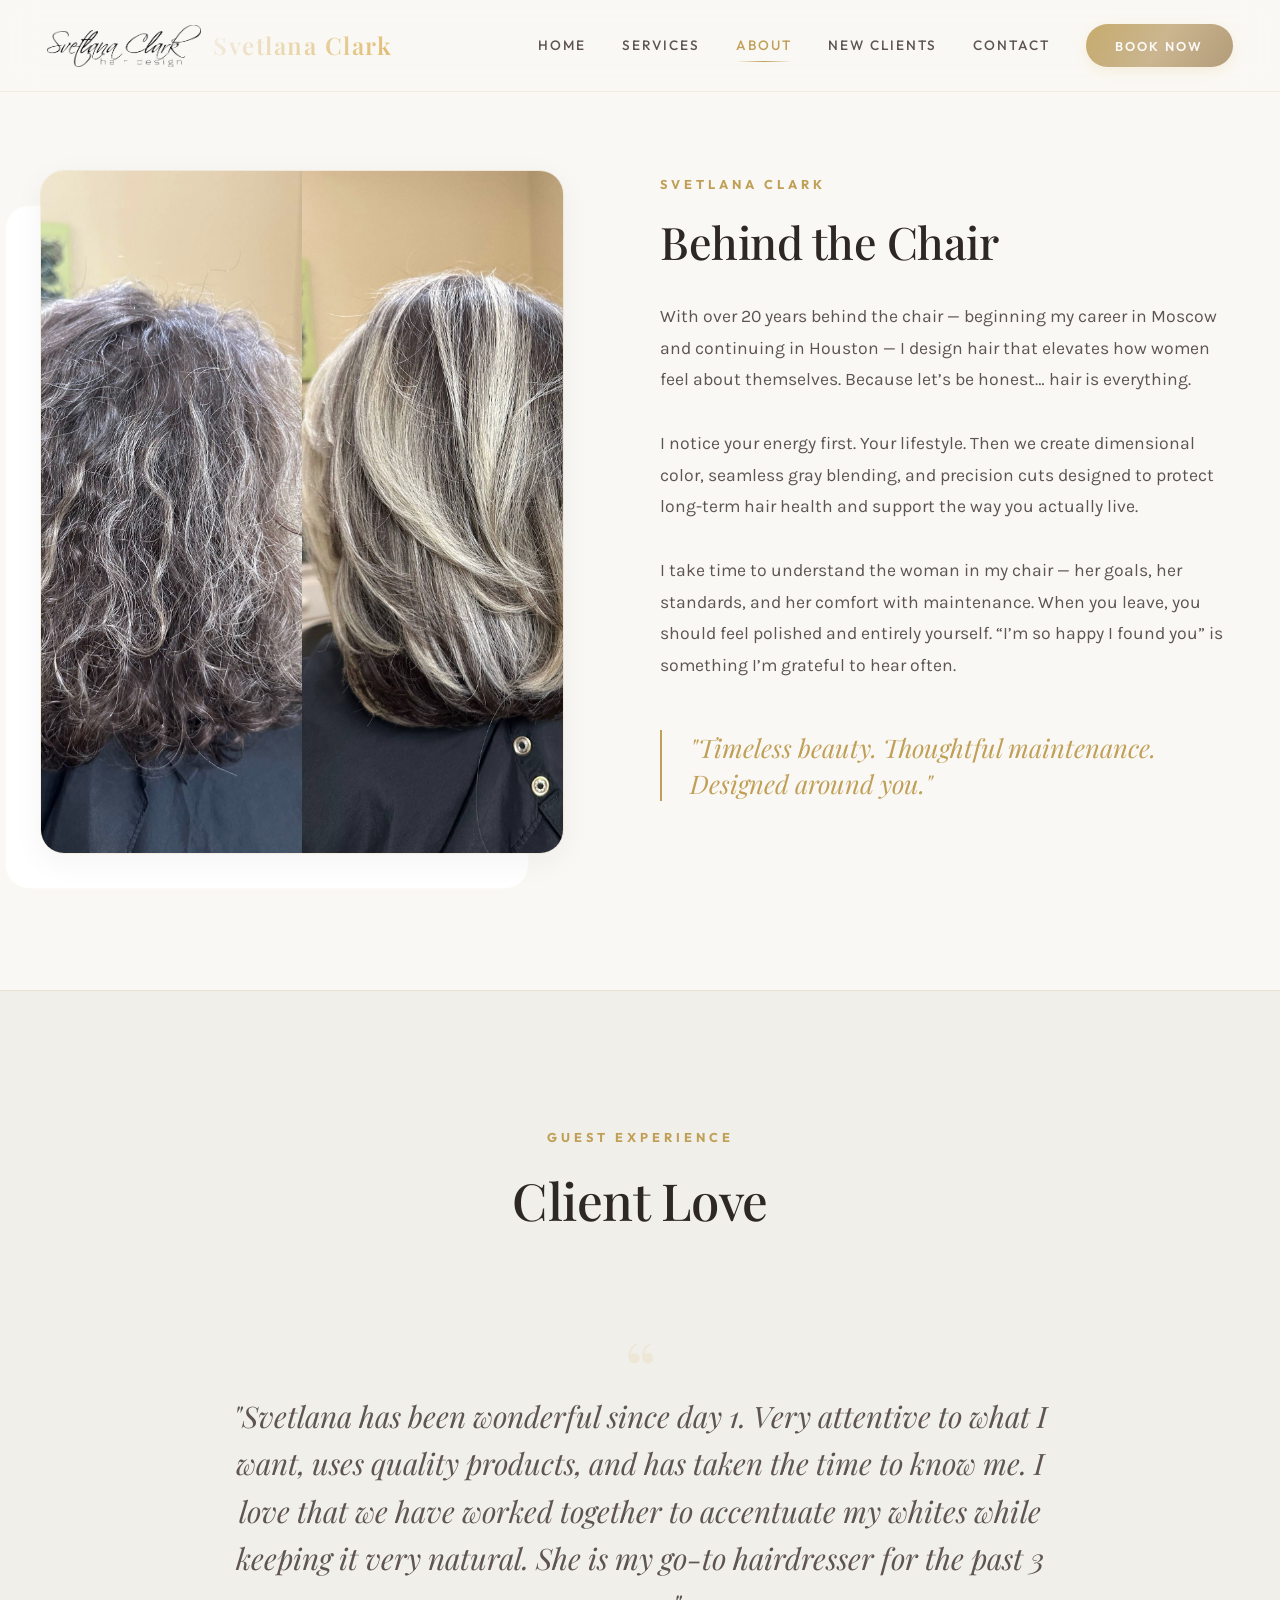
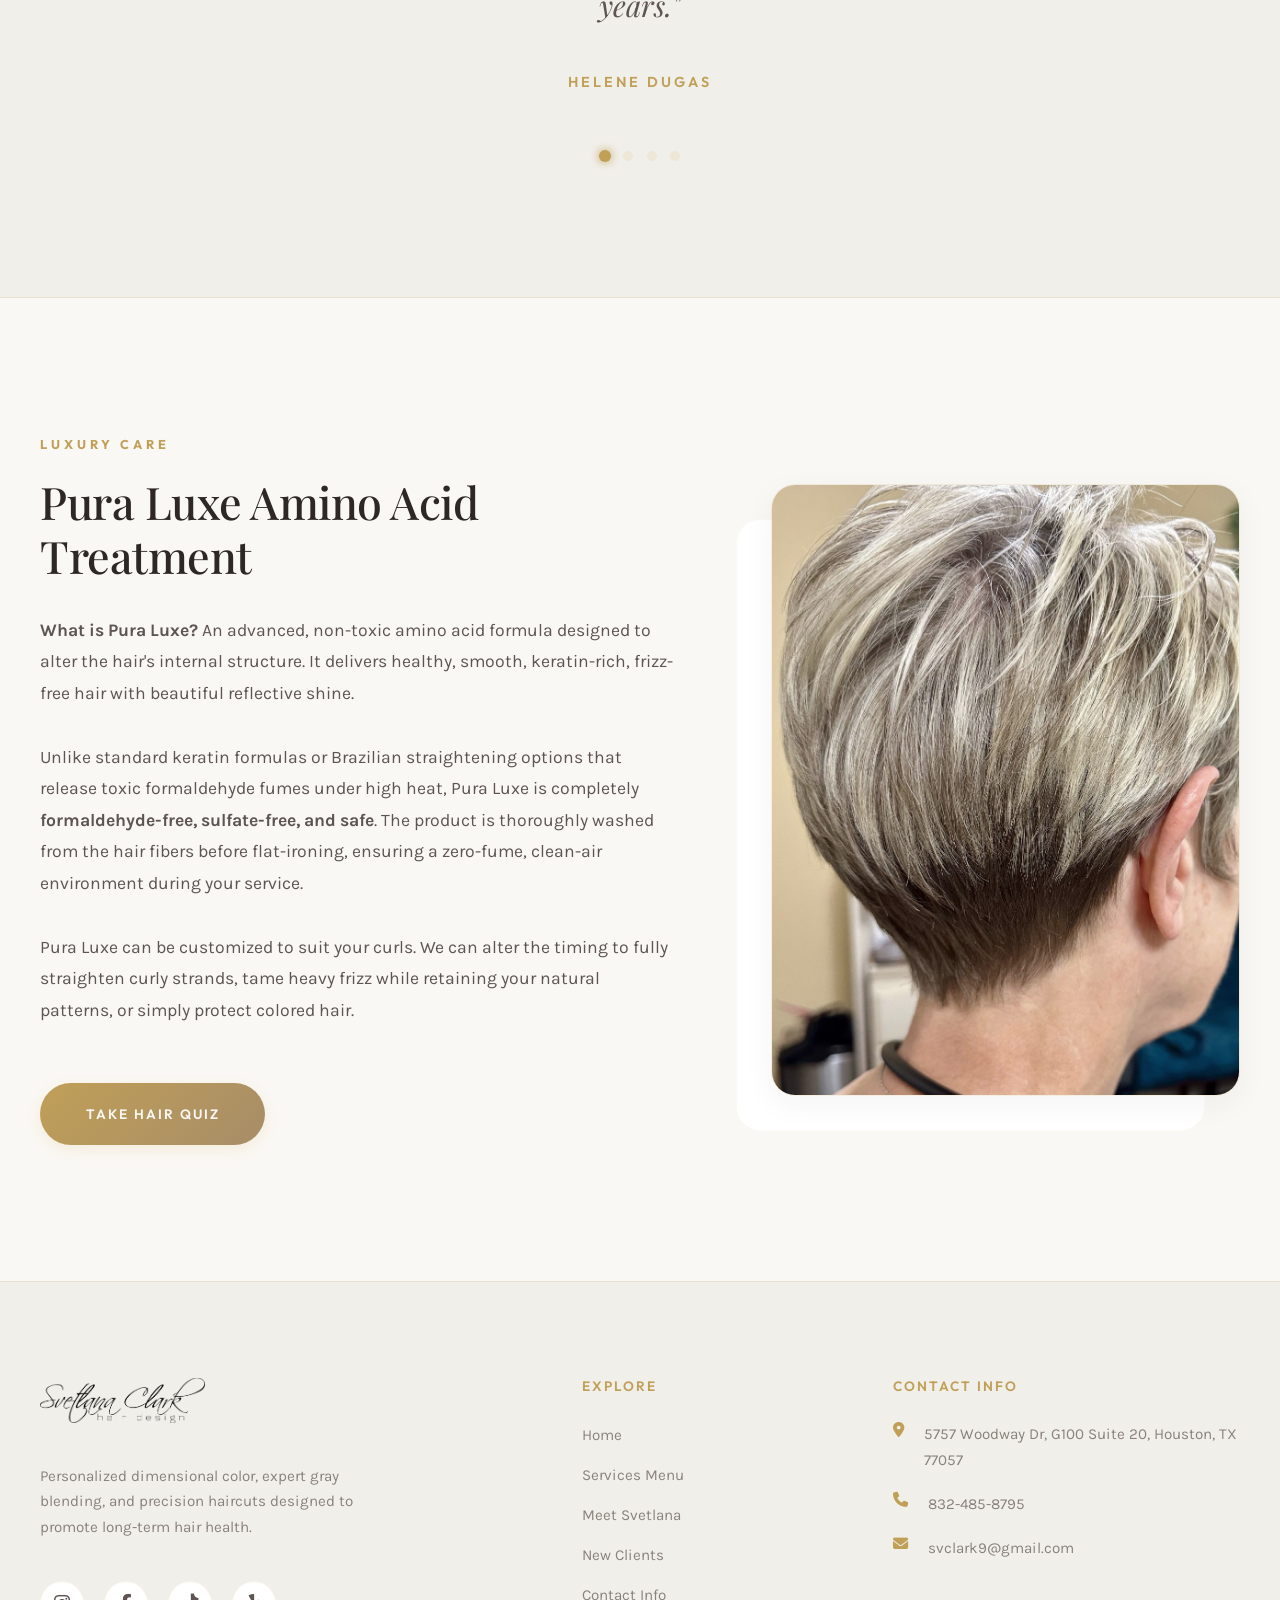
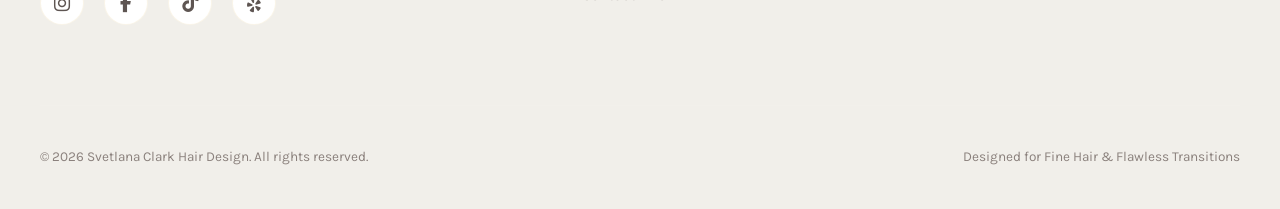
<file: about.html>
<!DOCTYPE html>
<html lang="en">
<head>
    <meta charset="UTF-8">
    <meta name="viewport" content="width=device-width, initial-scale=1.0">
    <title>Fine Hair Expert & Pixie Cut Specialist | Svetlana Clark Hair Design</title>
    <meta name="description" content="Meet Svetlana, a master stylist specializing in fine hair care, pixie cuts, and customized color transformations. Over 20 years of expertise.">
    


    <!-- CSS -->
    <link rel="stylesheet" href="styles.css">
    
    <!-- FontAwesome for Icons -->
    <link rel="stylesheet" href="https://cdnjs.cloudflare.com/ajax/libs/font-awesome/6.4.0/css/all.min.css">
</head>
<body>

    <!-- FIXED GLASSMORPHIC HEADER -->
    <header>
        <div class="header-container">
            <a href="index.html" class="logo-link" id="logoLink">
                <img src="assets/logo.png" alt="Svetlana Clark Logo" class="logo-img">
                <span class="logo-text">Svetlana Clark</span>
            </a>
            
            <nav>
                <ul class="nav-menu">
                    <li><a href="index.html" class="nav-link" id="navHome">Home</a></li>
                    <li><a href="services.html" class="nav-link" id="navServices">Services</a></li>
                    <li><a href="about.html" class="nav-link active" id="navAbout">About</a></li>
                    <li><a href="new-clients.html" class="nav-link" id="navNewClients">New Clients</a></li>
                    <li><a href="contact.html" class="nav-link" id="navContact">Contact</a></li>
                    <li><button class="btn-header-book open-booking-wizard" id="headerBookBtn">Book Now</button></li>
                </ul>
            </nav>

            <button class="hamburger" aria-label="Toggle menu" id="hamburgerBtn">
                <span></span>
                <span></span>
                <span></span>
            </button>
        </div>
    </header>

    <!-- ABOUT HERO SPLIT -->
    <section class="about-hero" style="padding-top: 170px;">
        <div class="section-container about-split">
            <div class="about-img-box">
                <div class="about-img-frame">
                    <img src="assets/profile.jpeg" alt="Svetlana Clark Profile">
                </div>
                <div class="about-img-bg"></div>
            </div>
            
            <div class="about-text">
                <span class="section-label">Svetlana Clark</span>
                <h3>Behind the Chair</h3>
                <p>With over 20 years behind the chair — beginning my career in Moscow and continuing in Houston — I design hair that elevates how women feel about themselves. Because let’s be honest… hair is everything.</p>
                <p>I notice your energy first. Your lifestyle. Then we create dimensional color, seamless gray blending, and precision cuts designed to protect long-term hair health and support the way you actually live.</p>
                <p>I take time to understand the woman in my chair — her goals, her standards, and her comfort with maintenance. When you leave, you should feel polished and entirely yourself. “I’m so happy I found you” is something I’m grateful to hear often.</p>
                
                <div class="about-quote">
                    "Timeless beauty. Thoughtful maintenance. Designed around you."
                </div>
            </div>
        </div>
    </section>

    <!-- TESTIMONIALS SLIDESHOW -->
    <section class="testimonials-section">
        <div class="section-container">
            <div class="section-header">
                <span class="section-label">Guest Experience</span>
                <h2 class="section-title">Client Love</h2>
            </div>
            
            <div class="testimonial-carousel">
                <!-- Testimonial 1 -->
                <div class="testimonial-slide active">
                    <p class="test-quote">"Svetlana has been wonderful since day 1. Very attentive to what I want, uses quality products, and has taken the time to know me. I love that we have worked together to accentuate my whites while keeping it very natural. She is my go-to hairdresser for the past 3 years."</p>
                    <span class="test-author">Helene Dugas</span>
                </div>

                <!-- Testimonial 2 -->
                <div class="testimonial-slide">
                    <p class="test-quote">"I love the way Svetlana does my cut and color. She turned my hair from purple to a beautiful blonde. Gave me one of the best haircuts I’ve ever had. Love this woman!"</p>
                    <span class="test-author">Lea Montgomery</span>
                </div>

                <!-- Testimonial 3 -->
                <div class="testimonial-slide">
                    <p class="test-quote">"Love Svetlana! She always does an amazing job with my hair coloring and cut. She knows just what tone works for me and treats my hair more carefully than any other stylist I’ve been to. I’ve loved every visit with her and look forward to many more."</p>
                    <span class="test-author">Molly Hydorn</span>
                </div>

                <!-- Testimonial 4 -->
                <div class="testimonial-slide">
                    <p class="test-quote">"I was looking unsuccessfully for some time for a good hairdresser. Finally I am very happy to have Sveta as my hairdresser today. Sveta is very professional and skilled. She performs high quality hairstyles. I will highly recommend her to anyone who wants to be fully satisfied after visiting a hair salon."</p>
                    <span class="test-author">Nadia Dubas</span>
                </div>
            </div>
            
            <div class="carousel-dots">
                <!-- Controlled by app.js -->
            </div>
        </div>
    </section>

    <!-- PURA LUXE SPECIAL SHOWCASE -->
    <section class="puraluxe-showcase" id="puraluxe">
        <div class="section-container about-split" style="grid-template-columns: 1.15fr 0.85fr;">
            <div class="about-text">
                <span class="section-label">Luxury Care</span>
                <h3>Pura Luxe Amino Acid Treatment</h3>
                <p><strong>What is Pura Luxe?</strong> An advanced, non-toxic amino acid formula designed to alter the hair's internal structure. It delivers healthy, smooth, keratin-rich, frizz-free hair with beautiful reflective shine.</p>
                <p>Unlike standard keratin formulas or Brazilian straightening options that release toxic formaldehyde fumes under high heat, Pura Luxe is completely <strong>formaldehyde-free, sulfate-free, and safe</strong>. The product is thoroughly washed from the hair fibers before flat-ironing, ensuring a zero-fume, clean-air environment during your service.</p>
                <p>Pura Luxe can be customized to suit your curls. We can alter the timing to fully straighten curly strands, tame heavy frizz while retaining your natural patterns, or simply protect colored hair.</p>
                <a href="new-clients.html" class="btn-primary gold" style="display: inline-block; margin-top: 1.5rem;" id="puraluxeBtn">Take Hair Quiz</a>
            </div>

            <div class="about-img-box">
                <div class="about-img-frame">
                    <img src="assets/puraluxe_after.jpeg" alt="Pura Luxe Treatment result">
                </div>
                <div class="about-img-bg"></div>
            </div>
        </div>
    </section>

    <!-- FOOTER -->
    <footer>
        <div class="footer-container">
            <div class="footer-brand">
                <img src="assets/logo.png" alt="Svetlana Clark Logo" class="footer-logo">
                <p>Personalized dimensional color, expert gray blending, and precision haircuts designed to promote long-term hair health.</p>
                <div class="footer-socials">
                    <a href="https://instagram.com/svetlanaclarkhairdesign" target="_blank" class="social-circle" aria-label="Instagram"><i class="fa-brands fa-instagram"></i></a>
                    <a href="https://facebook.com/SvetlanaClarkHairDesign" target="_blank" class="social-circle" aria-label="Facebook"><i class="fa-brands fa-facebook-f"></i></a>
                    <a href="https://tiktok.com/@svetlanaclarkhairdesign" target="_blank" class="social-circle" aria-label="TikTok"><i class="fa-brands fa-tiktok"></i></a>
                    <a href="https://yelp.com/biz/SvetlanaClarkHairDesign" target="_blank" class="social-circle" aria-label="Yelp"><i class="fa-brands fa-yelp"></i></a>
                </div>
            </div>

            <div class="footer-links">
                <h4>Explore</h4>
                <ul>
                    <li><a href="index.html">Home</a></li>
                    <li><a href="services.html">Services Menu</a></li>
                    <li><a href="about.html">Meet Svetlana</a></li>
                    <li><a href="new-clients.html">New Clients</a></li>
                    <li><a href="contact.html">Contact Info</a></li>
                </ul>
            </div>

            <div class="footer-contact">
                <h4>Contact Info</h4>
                <p><i class="fa-solid fa-location-dot" style="margin-right: 0.5rem; color: var(--color-accent-gold);"></i> 5757 Woodway Dr, G100 Suite 20, Houston, TX 77057</p>
                <p><i class="fa-solid fa-phone" style="margin-right: 0.5rem; color: var(--color-accent-gold);"></i> 832-485-8795</p>
                <p><i class="fa-solid fa-envelope" style="margin-right: 0.5rem; color: var(--color-accent-gold);"></i> svclark9@gmail.com</p>
            </div>
        </div>
        
        <div class="footer-bottom">
            <p>&copy; 2026 Svetlana Clark Hair Design. All rights reserved.</p>
            <p>Designed for Fine Hair & Flawless Transitions</p>
        </div>
    </footer>

    <!-- BOOKING CONCIERGE MODAL -->
    <div class="booking-wizard-overlay" id="bookingWizard"></div>

    <!-- SCRIPTS -->
    <script src="app.js"></script>
</body>
</html>
</file>
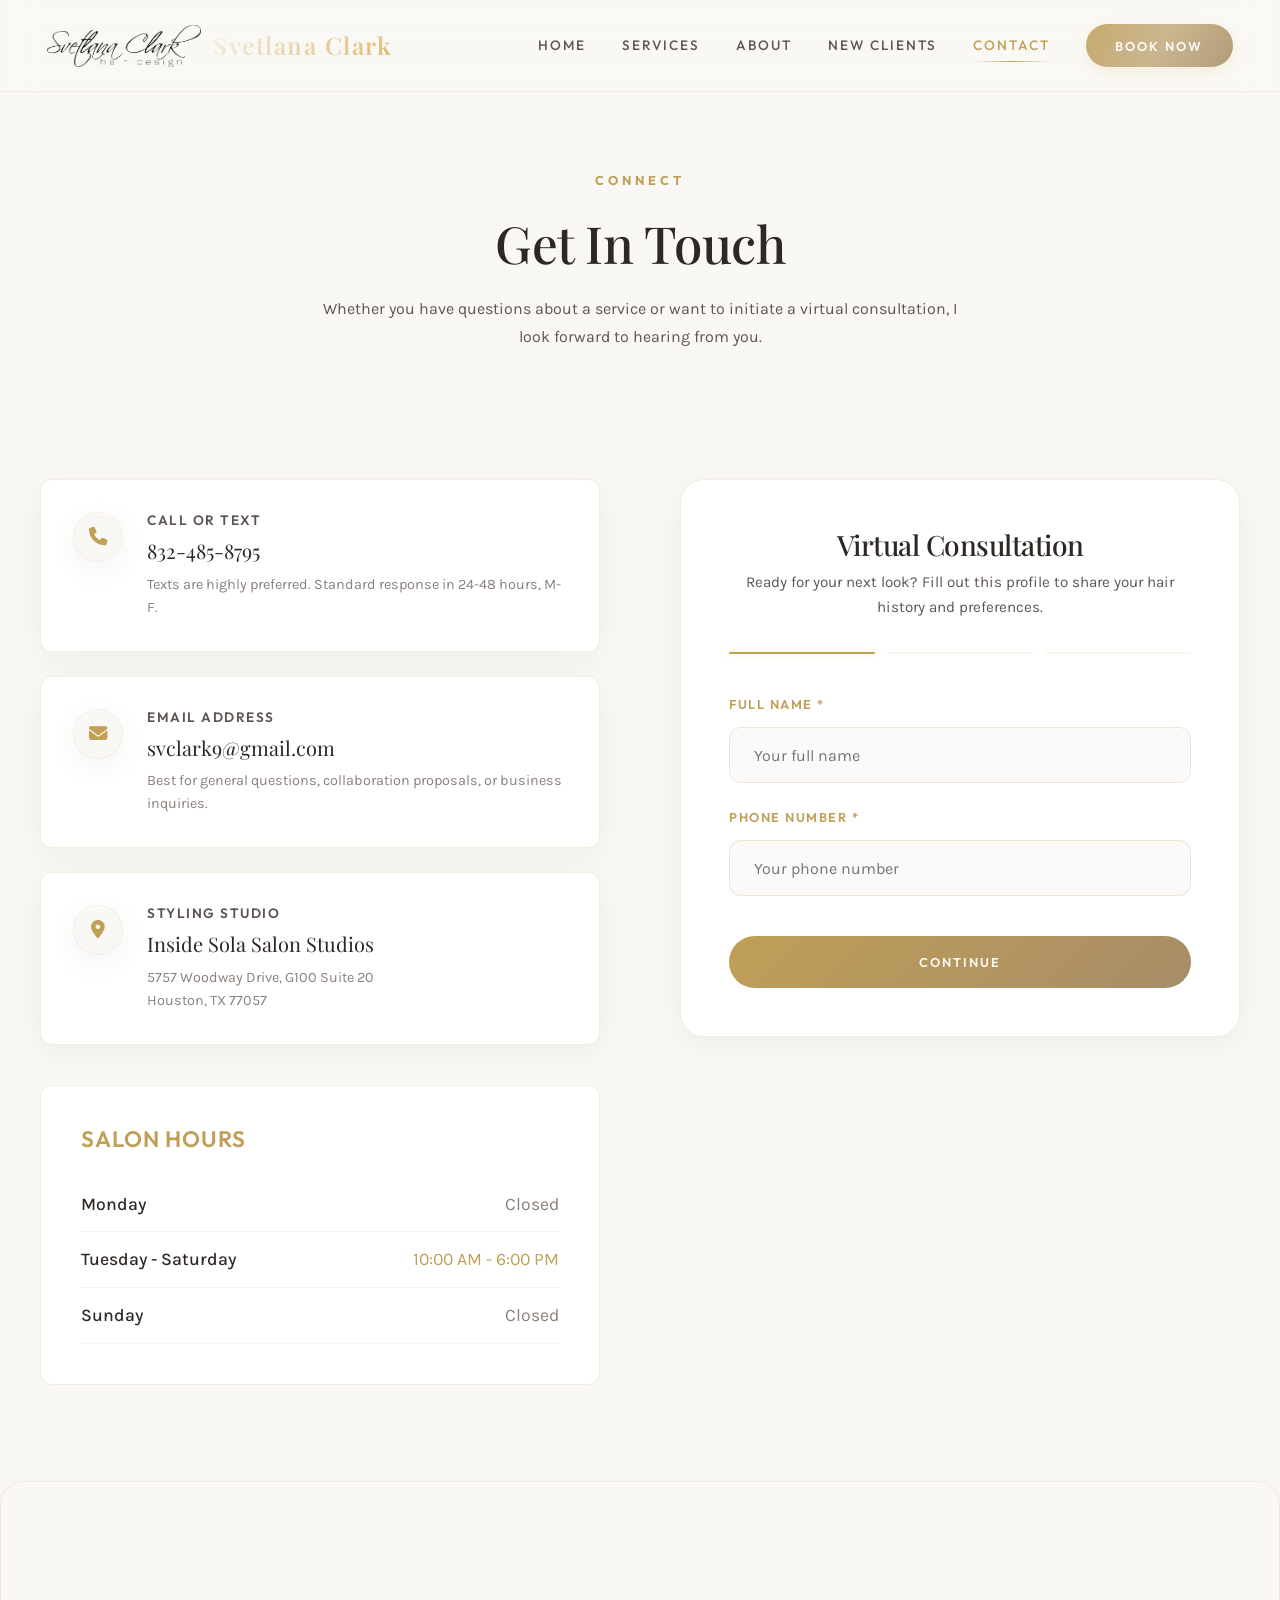
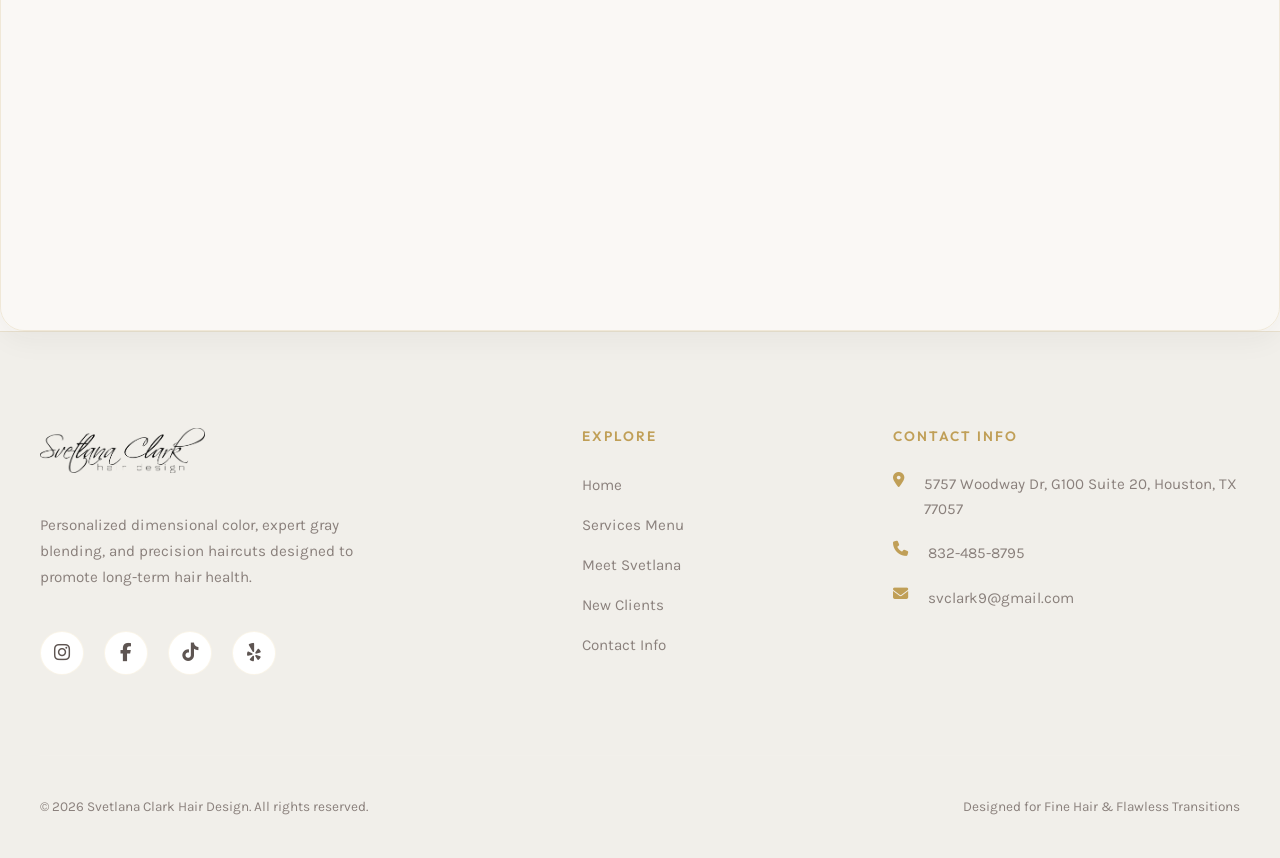
<file: contact.html>
<!DOCTYPE html>
<html lang="en">
<head>
    <meta charset="UTF-8">
    <meta name="viewport" content="width=device-width, initial-scale=1.0">
    <title>Contact & Consultation | Svetlana Clark Hair Design | Houston TX</title>
    <meta name="description" content="Reach out to Svetlana Clark Hair Design. Complete your virtual consultation intake, check our studio location, view our salon hours, or send an inquiry.">
    


    <!-- CSS -->
    <link rel="stylesheet" href="styles.css">
    
    <!-- FontAwesome for Icons -->
    <link rel="stylesheet" href="https://cdnjs.cloudflare.com/ajax/libs/font-awesome/6.4.0/css/all.min.css">
</head>
<body>

    <!-- FIXED GLASSMORPHIC HEADER -->
    <header>
        <div class="header-container">
            <a href="index.html" class="logo-link" id="logoLink">
                <img src="assets/logo.png" alt="Svetlana Clark Logo" class="logo-img">
                <span class="logo-text">Svetlana Clark</span>
            </a>
            
            <nav>
                <ul class="nav-menu">
                    <li><a href="index.html" class="nav-link" id="navHome">Home</a></li>
                    <li><a href="services.html" class="nav-link" id="navServices">Services</a></li>
                    <li><a href="about.html" class="nav-link" id="navAbout">About</a></li>
                    <li><a href="new-clients.html" class="nav-link" id="navNewClients">New Clients</a></li>
                    <li><a href="contact.html" class="nav-link active" id="navContact">Contact</a></li>
                    <li><button class="btn-header-book open-booking-wizard" id="headerBookBtn">Book Now</button></li>
                </ul>
            </nav>

            <button class="hamburger" aria-label="Toggle menu" id="hamburgerBtn">
                <span></span>
                <span></span>
                <span></span>
            </button>
        </div>
    </header>

    <!-- CONTACT HERO SECTION -->
    <section class="contact-hero" style="padding-top: 170px; padding-bottom: 4rem;">
        <div class="section-container">
            <div class="section-header" style="margin-bottom: 2rem;">
                <span class="section-label">Connect</span>
                <h2 class="section-title">Get In Touch</h2>
                <p style="color: var(--color-text-secondary); margin-top: 1.25rem; max-width: 650px; margin-left: auto; margin-right: auto; line-height: 1.75;">
                    Whether you have questions about a service or want to initiate a virtual consultation, I look forward to hearing from you.
                </p>
            </div>
        </div>
    </section>

    <!-- CONTACT GRID LAYOUT -->
    <section class="contact-grid-section" style="padding-top: 2rem; padding-bottom: 6rem;">
        <div class="section-container contact-layout-grid">
            
            <!-- Left Side: Contact Cards & Operating Hours -->
            <div class="contact-details-panel">
                <div class="contact-cards-container">
                    
                    <!-- Phone Card -->
                    <div class="contact-detail-card">
                        <div class="card-icon"><i class="fa-solid fa-phone"></i></div>
                        <div class="card-info-text">
                            <h4>Call or Text</h4>
                            <p class="highlight-text">832-485-8795</p>
                            <p class="muted-text">Texts are highly preferred. Standard response in 24-48 hours, M-F.</p>
                        </div>
                    </div>

                    <!-- Email Card -->
                    <div class="contact-detail-card">
                        <div class="card-icon"><i class="fa-solid fa-envelope"></i></div>
                        <div class="card-info-text">
                            <h4>Email Address</h4>
                            <p class="highlight-text">svclark9@gmail.com</p>
                            <p class="muted-text">Best for general questions, collaboration proposals, or business inquiries.</p>
                        </div>
                    </div>

                    <!-- Studio Card -->
                    <div class="contact-detail-card">
                        <div class="card-icon"><i class="fa-solid fa-location-dot"></i></div>
                        <div class="card-info-text">
                            <h4>Styling Studio</h4>
                            <p class="highlight-text">Inside Sola Salon Studios</p>
                            <p class="muted-text">5757 Woodway Drive, G100 Suite 20<br>Houston, TX 77057</p>
                        </div>
                    </div>
                </div>

                <!-- Salon Hours Card -->
                <div class="contact-hours-card" style="margin-top: 2.5rem; background-color: var(--color-bg-secondary); border: var(--border-gold-subtle); padding: 2.5rem; border-radius: var(--radius-medium);">
                    <h3 style="font-size: 1.4rem; color: var(--color-accent-gold); margin-bottom: 1.5rem; text-transform: uppercase; font-family: var(--font-accent); font-weight: 600; letter-spacing: 1px;">Salon Hours</h3>
                    <table class="hours-table" style="width: 100%; border-collapse: collapse;">
                        <tr style="border-bottom: 1px solid rgba(192, 159, 87, 0.15);">
                            <td class="day" style="padding: 0.8rem 0; color: var(--color-text-primary); font-weight: 500;">Monday</td>
                            <td class="time" style="padding: 0.8rem 0; text-align: right; color: var(--color-text-muted);">Closed</td>
                        </tr>
                        <tr style="border-bottom: 1px solid rgba(192, 159, 87, 0.15);">
                            <td class="day" style="padding: 0.8rem 0; color: var(--color-text-primary); font-weight: 500;">Tuesday - Saturday</td>
                            <td class="time" style="padding: 0.8rem 0; text-align: right; color: var(--color-accent-gold);">10:00 AM - 6:00 PM</td>
                        </tr>
                        <tr>
                            <td class="day" style="padding: 0.8rem 0; color: var(--color-text-primary); font-weight: 500;">Sunday</td>
                            <td class="time" style="padding: 0.8rem 0; text-align: right; color: var(--color-text-muted);">Closed</td>
                        </tr>
                    </table>
                </div>
            </div>

            <!-- Right Side: Stepper Consultation Box -->
            <div class="consultation-form-panel">
                <div class="consultation-box" style="background-color: var(--color-bg-secondary); border: var(--border-gold-subtle); padding: 3rem; border-radius: var(--radius-large); box-shadow: var(--shadow-luxe-subtle);">
                    <h3 style="font-size: 1.75rem; margin-bottom: 0.5rem; text-align: center;">Virtual Consultation</h3>
                    <p style="color: var(--color-text-secondary); font-size: 0.95rem; text-align: center; margin-bottom: 2rem;">
                        Ready for your next look? Fill out this profile to share your hair history and preferences.
                    </p>

                    <div class="step-indicator" style="display: flex; gap: 0.75rem; margin-bottom: 2.5rem;">
                        <div class="step-dot active"></div>
                        <div class="step-dot"></div>
                        <div class="step-dot"></div>
                    </div>
                    
                    <form id="consultationForm">
                        <!-- Step 1: Contact -->
                        <div class="consult-form-step active" data-step="0">
                            <div class="form-group" style="margin-bottom: 1.5rem;">
                                <label for="fullName">Full Name *</label>
                                <input type="text" class="form-control" id="fullName" placeholder="Your full name" required>
                            </div>
                            <div class="form-group" style="margin-bottom: 2rem;">
                                <label for="phoneNumber">Phone Number *</label>
                                <input type="tel" class="form-control" id="phoneNumber" placeholder="Your phone number" required>
                            </div>
                            <div class="form-buttons" style="display: flex; justify-content: flex-end;">
                                <button type="button" class="btn-form next" style="background: linear-gradient(135deg, var(--color-accent-gold), var(--color-accent-copper)); color: var(--color-bg-primary); border: none;">Continue</button>
                            </div>
                        </div>

                        <!-- Step 2: Request Details -->
                        <div class="consult-form-step" data-step="1">
                            <div class="form-group" style="margin-bottom: 2rem;">
                                <label for="servicesInterested">What Services are you interested in? *</label>
                                <textarea class="form-control" id="servicesInterested" placeholder="Describe your current hair history, chemical treatments, and visual goals..." required></textarea>
                            </div>
                            <div class="form-buttons" style="display: flex; justify-content: space-between;">
                                <button type="button" class="btn-form prev" style="background: transparent; color: var(--color-text-primary); border: 1px solid rgba(192, 159, 87, 0.35);">Back</button>
                                <button type="button" class="btn-form next" style="background: linear-gradient(135deg, var(--color-accent-gold), var(--color-accent-copper)); color: var(--color-bg-primary); border: none;">Continue</button>
                            </div>
                        </div>

                        <!-- Step 3: Date/Time -->
                        <div class="consult-form-step" data-step="2">
                            <div class="form-group" style="margin-bottom: 1.5rem;">
                                <label for="preferredDate">Preferred Date *</label>
                                <input type="date" class="form-control" id="preferredDate" required>
                            </div>
                            <div class="form-group" style="margin-bottom: 2rem;">
                                <label for="preferredTime">Preferred Time *</label>
                                <input type="time" class="form-control" id="preferredTime" required>
                            </div>
                            <div class="form-buttons" style="display: flex; justify-content: space-between;">
                                <button type="button" class="btn-form prev" style="background: transparent; color: var(--color-text-primary); border: 1px solid rgba(192, 159, 87, 0.35);">Back</button>
                                <button type="submit" class="btn-form submit" style="background: linear-gradient(135deg, var(--color-accent-gold), var(--color-accent-copper)); color: var(--color-bg-primary); border: none;">Submit Profile</button>
                            </div>
                        </div>
                    </form>

                    <div class="success-message" id="successMsg" style="display: none; text-align: center;">
                        <div class="success-icon" style="width: 60px; height: 60px; border-radius: 50%; background-color: var(--color-bg-primary); border: 1px solid var(--color-accent-gold); display: flex; justify-content: center; align-items: center; color: var(--color-accent-gold); font-size: 1.5rem; margin: 0 auto 1.5rem;"><i class="fa-solid fa-check"></i></div>
                        <h3>Intake Received!</h3>
                        <p style="color: var(--color-text-secondary); margin-top: 0.5rem; line-height: 1.6;">Svetlana will personally text or email you within 24-48 hours to discuss details and schedule your appointment slot.</p>
                    </div>
                </div>
            </div>
        </div>
    </section>

    <!-- FULL MAP SECTION -->
    <section class="location-map-section" style="padding: 0; line-height: 0;">
        <div class="map-wrapper" style="width: 100%; height: 450px; overflow: hidden; position: relative;">
            <iframe class="map-iframe" src="https://maps.google.com/maps?q=5757%20Woodway%20Drive%20Houston%20TX%2077057&t=&z=14&ie=UTF8&iwloc=&output=embed" style="width: 100%; height: 100%; border: 0;" allowfullscreen="" loading="lazy" referrerpolicy="no-referrer-when-downgrade"></iframe>
        </div>
    </section>

    <!-- FOOTER -->
    <footer>
        <div class="footer-container">
            <div class="footer-brand">
                <img src="assets/logo.png" alt="Svetlana Clark Logo" class="footer-logo">
                <p>Personalized dimensional color, expert gray blending, and precision haircuts designed to promote long-term hair health.</p>
                <div class="footer-socials">
                    <a href="https://instagram.com/svetlanaclarkhairdesign" target="_blank" class="social-circle" aria-label="Instagram"><i class="fa-brands fa-instagram"></i></a>
                    <a href="https://facebook.com/SvetlanaClarkHairDesign" target="_blank" class="social-circle" aria-label="Facebook"><i class="fa-brands fa-facebook-f"></i></a>
                    <a href="https://tiktok.com/@svetlanaclarkhairdesign" target="_blank" class="social-circle" aria-label="TikTok"><i class="fa-brands fa-tiktok"></i></a>
                    <a href="https://yelp.com/biz/SvetlanaClarkHairDesign" target="_blank" class="social-circle" aria-label="Yelp"><i class="fa-brands fa-yelp"></i></a>
                </div>
            </div>

            <div class="footer-links">
                <h4>Explore</h4>
                <ul>
                    <li><a href="index.html">Home</a></li>
                    <li><a href="services.html">Services Menu</a></li>
                    <li><a href="about.html">Meet Svetlana</a></li>
                    <li><a href="new-clients.html">New Clients</a></li>
                    <li><a href="contact.html">Contact Info</a></li>
                </ul>
            </div>

            <div class="footer-contact">
                <h4>Contact Info</h4>
                <p><i class="fa-solid fa-location-dot" style="margin-right: 0.5rem; color: var(--color-accent-gold);"></i> 5757 Woodway Dr, G100 Suite 20, Houston, TX 77057</p>
                <p><i class="fa-solid fa-phone" style="margin-right: 0.5rem; color: var(--color-accent-gold);"></i> 832-485-8795</p>
                <p><i class="fa-solid fa-envelope" style="margin-right: 0.5rem; color: var(--color-accent-gold);"></i> svclark9@gmail.com</p>
            </div>
        </div>
        
        <div class="footer-bottom">
            <p>&copy; 2026 Svetlana Clark Hair Design. All rights reserved.</p>
            <p>Designed for Fine Hair & Flawless Transitions</p>
        </div>
    </footer>

    <!-- BOOKING CONCIERGE MODAL -->
    <div class="booking-wizard-overlay" id="bookingWizard"></div>

    <!-- SCRIPTS -->
    <script src="app.js"></script>
</body>
</html>
</file>
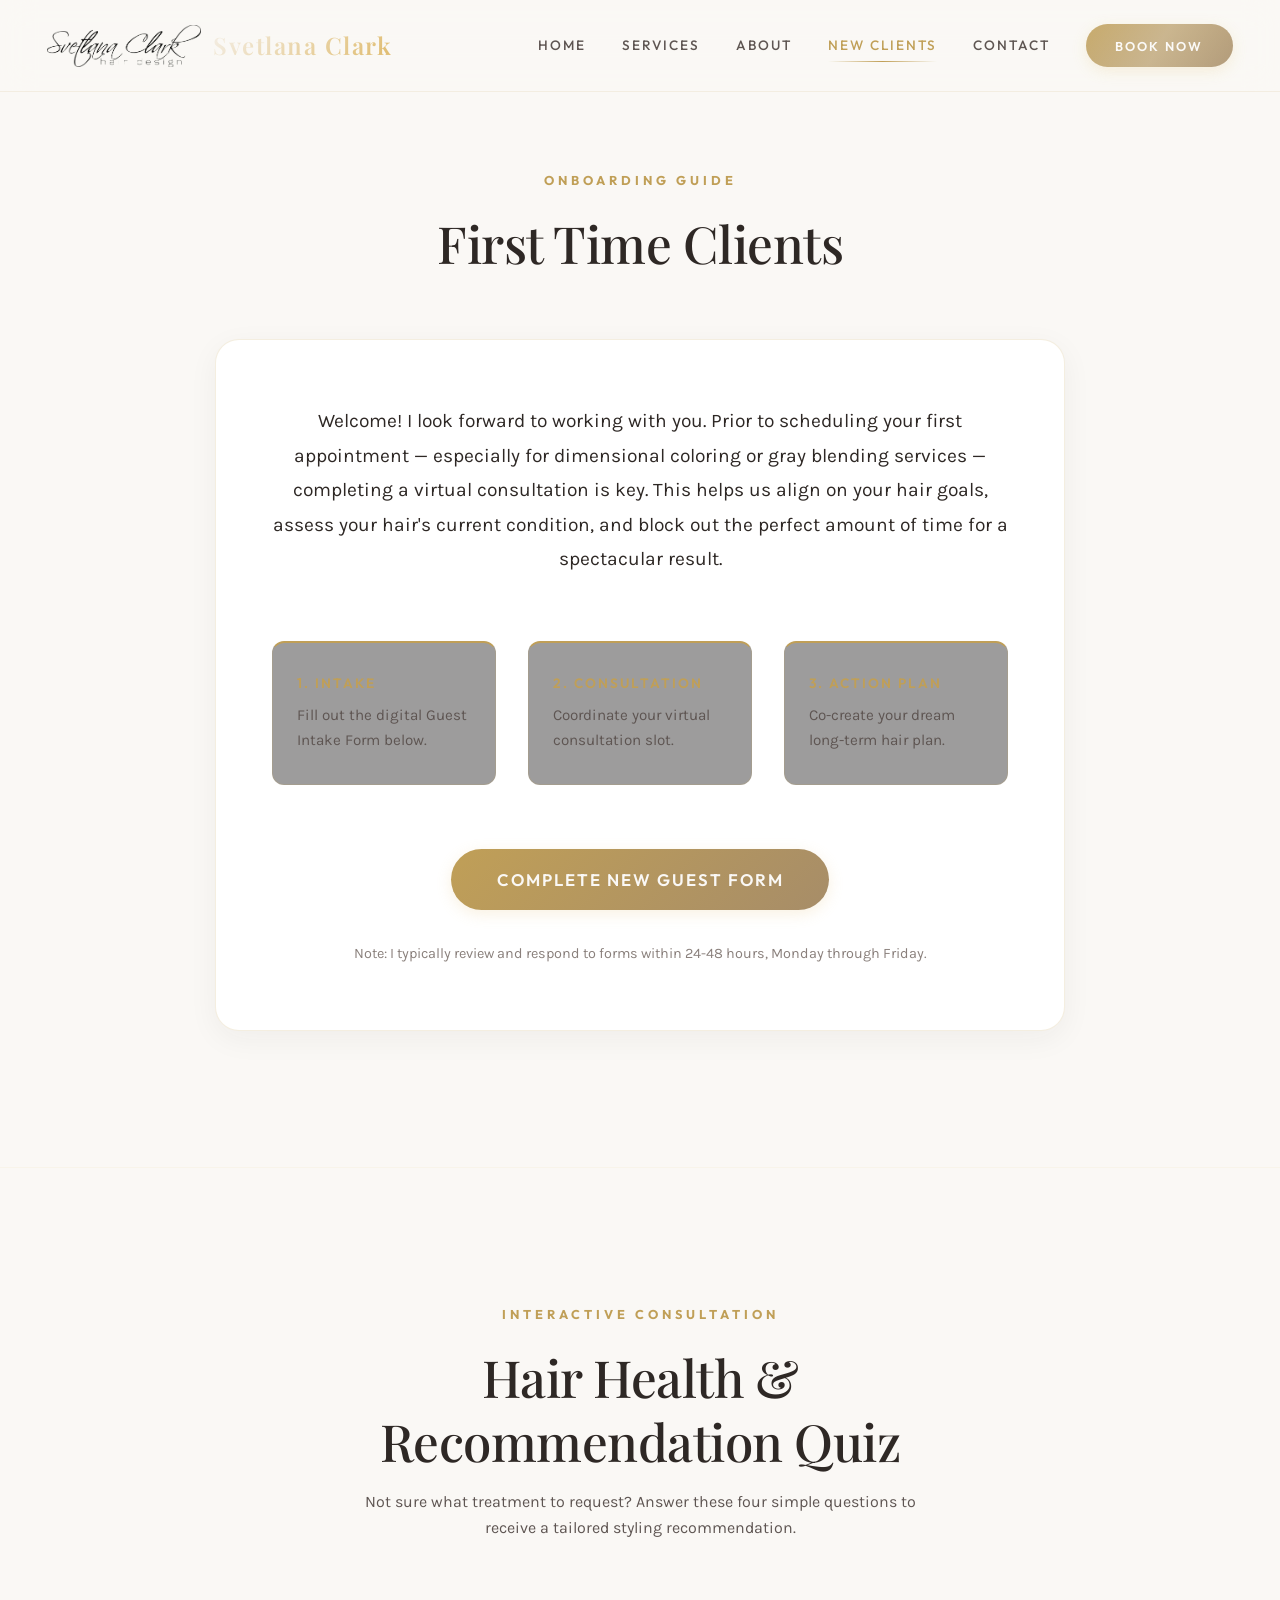
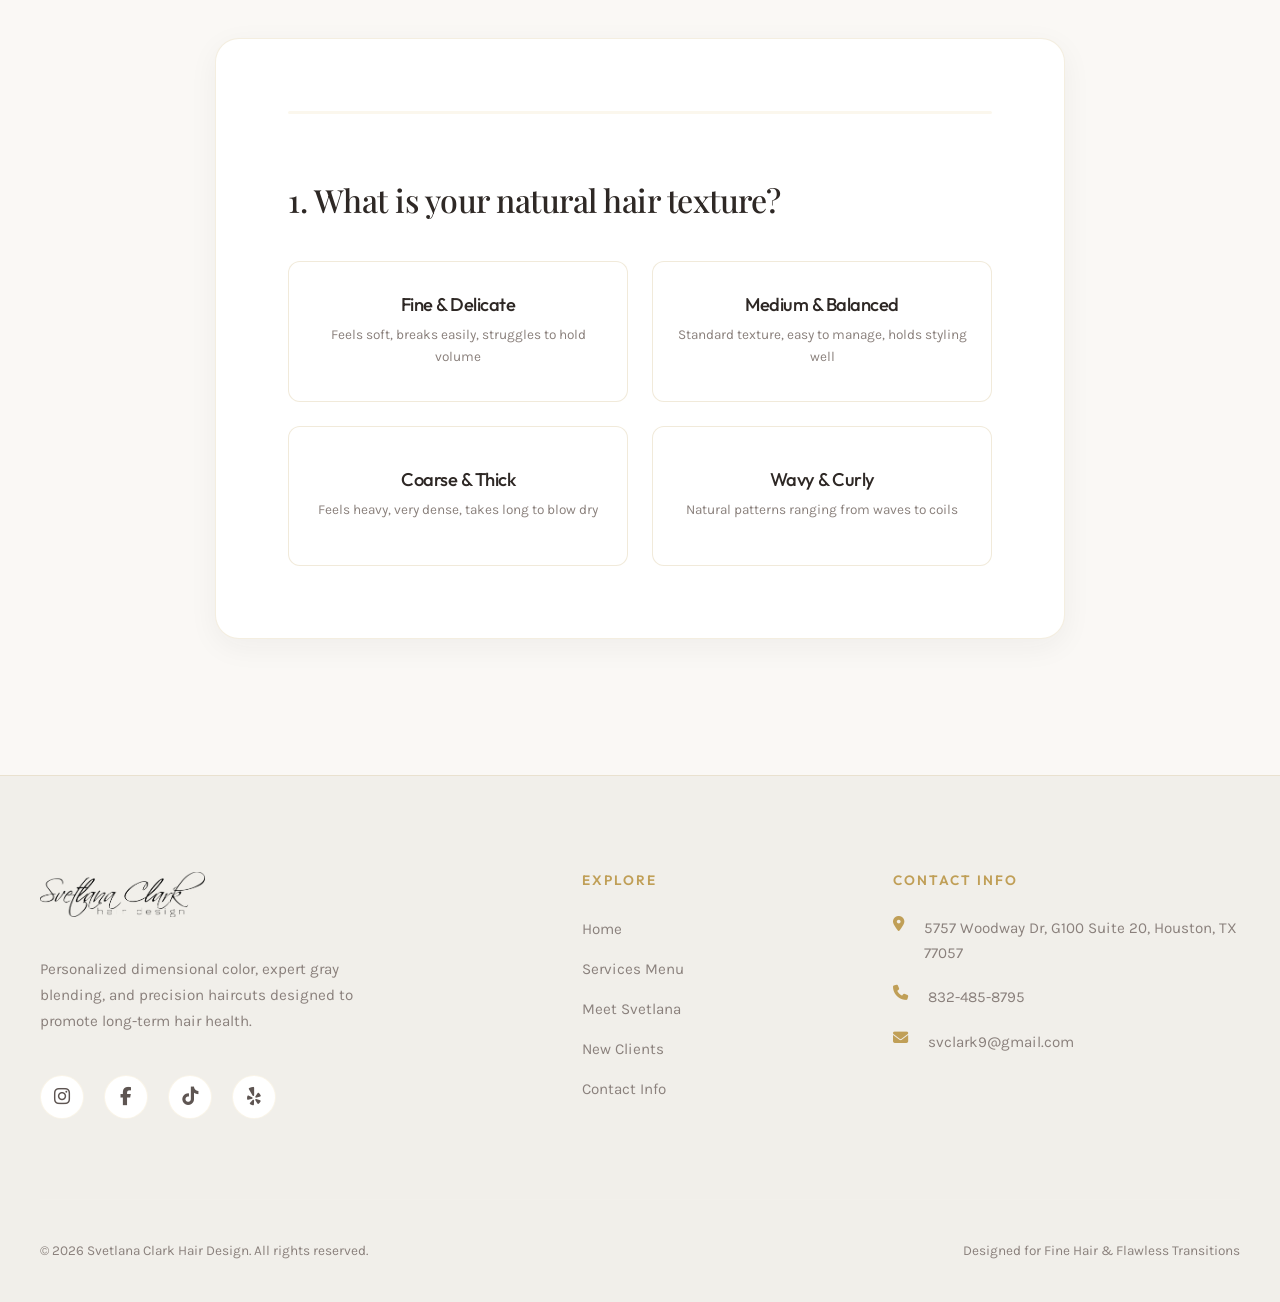
<file: new-clients.html>
<!DOCTYPE html>
<html lang="en">
<head>
    <meta charset="UTF-8">
    <meta name="viewport" content="width=device-width, initial-scale=1.0">
    <title>Let’s Get in Touch | Svetlana Clark Hair Design – Pearland & Houston</title>
    <meta name="description" content="Welcome! Let's get started on your hair journey. Read our onboarding guide, complete the New Guest Form, or take the Hair Health Quiz.">
    


    <!-- CSS -->
    <link rel="stylesheet" href="styles.css">
    
    <!-- FontAwesome for Icons -->
    <link rel="stylesheet" href="https://cdnjs.cloudflare.com/ajax/libs/font-awesome/6.4.0/css/all.min.css">
</head>
<body>

    <!-- FIXED GLASSMORPHIC HEADER -->
    <header>
        <div class="header-container">
            <a href="index.html" class="logo-link" id="logoLink">
                <img src="assets/logo.png" alt="Svetlana Clark Logo" class="logo-img">
                <span class="logo-text">Svetlana Clark</span>
            </a>
            
            <nav>
                <ul class="nav-menu">
                    <li><a href="index.html" class="nav-link" id="navHome">Home</a></li>
                    <li><a href="services.html" class="nav-link" id="navServices">Services</a></li>
                    <li><a href="about.html" class="nav-link" id="navAbout">About</a></li>
                    <li><a href="new-clients.html" class="nav-link active" id="navNewClients">New Clients</a></li>
                    <li><a href="contact.html" class="nav-link" id="navContact">Contact</a></li>
                    <li><button class="btn-header-book open-booking-wizard" id="headerBookBtn">Book Now</button></li>
                </ul>
            </nav>

            <button class="hamburger" aria-label="Toggle menu" id="hamburgerBtn">
                <span></span>
                <span></span>
                <span></span>
            </button>
        </div>
    </header>

    <!-- NEW CLIENT INTRO (Noir styled) -->
    <section class="new-clients-intro" style="padding-top: 170px;">
        <div class="section-container">
            <div class="section-header" style="margin-bottom: 4rem;">
                <span class="section-label">Onboarding Guide</span>
                <h2 class="section-title">First Time Clients</h2>
            </div>
            
            <div style="max-width: 850px; margin: 0 auto; text-align: center; background-color: var(--color-bg-secondary); padding: 4rem 3.5rem; border-radius: var(--radius-large); box-shadow: var(--shadow-luxe-subtle); border: var(--border-gold-subtle);">
                <p style="font-size: 1.2rem; color: var(--color-text-primary); margin-bottom: 2.5rem; line-height: 1.8;">
                    Welcome! I look forward to working with you. Prior to scheduling your first appointment — especially for dimensional coloring or gray blending services — completing a virtual consultation is key. This helps us align on your hair goals, assess your hair's current condition, and block out the perfect amount of time for a spectacular result.
                </p>
                
                <div style="display: grid; grid-template-columns: repeat(3, 1fr); gap: 2rem; margin: 4rem 0; text-align: left;">
                    <div style="padding: 2rem 1.5rem; background-color: rgba(10, 9, 8, 0.4); border-radius: var(--radius-medium); border-top: 2px solid var(--color-accent-gold); border-left: var(--border-gold-subtle); border-right: var(--border-gold-subtle); border-bottom: var(--border-gold-subtle);">
                        <h4 style="font-family: var(--font-accent); text-transform: uppercase; font-size: 0.85rem; letter-spacing: 2px; margin-bottom: 0.75rem; color: var(--color-accent-gold); font-weight: 600;">1. Intake</h4>
                        <p style="font-size: 0.95rem; margin: 0; color: var(--color-text-secondary); line-height: 1.6;">Fill out the digital Guest Intake Form below.</p>
                    </div>
                    <div style="padding: 2rem 1.5rem; background-color: rgba(10, 9, 8, 0.4); border-radius: var(--radius-medium); border-top: 2px solid var(--color-accent-gold); border-left: var(--border-gold-subtle); border-right: var(--border-gold-subtle); border-bottom: var(--border-gold-subtle);">
                        <h4 style="font-family: var(--font-accent); text-transform: uppercase; font-size: 0.85rem; letter-spacing: 2px; margin-bottom: 0.75rem; color: var(--color-accent-gold); font-weight: 600;">2. Consultation</h4>
                        <p style="font-size: 0.95rem; margin: 0; color: var(--color-text-secondary); line-height: 1.6;">Coordinate your virtual consultation slot.</p>
                    </div>
                    <div style="padding: 2rem 1.5rem; background-color: rgba(10, 9, 8, 0.4); border-radius: var(--radius-medium); border-top: 2px solid var(--color-accent-gold); border-left: var(--border-gold-subtle); border-right: var(--border-gold-subtle); border-bottom: var(--border-gold-subtle);">
                        <h4 style="font-family: var(--font-accent); text-transform: uppercase; font-size: 0.85rem; letter-spacing: 2px; margin-bottom: 0.75rem; color: var(--color-accent-gold); font-weight: 600;">3. Action Plan</h4>
                        <p style="font-size: 0.95rem; margin: 0; color: var(--color-text-secondary); line-height: 1.6;">Co-create your dream long-term hair plan.</p>
                    </div>
                </div>

                <button class="btn-primary gold open-guest-intake" style="display: inline-block; cursor: pointer; border: none; font-size: 1.05rem;" id="guestFormBtn">Complete New Guest Form</button>
                
                <p style="margin-top: 2rem; font-size: 0.9rem; color: var(--color-text-muted);">
                    Note: I typically review and respond to forms within 24-48 hours, Monday through Friday.
                </p>
            </div>
        </div>
    </section>

    <!-- INTERACTIVE HAIR HEALTH QUIZ -->
    <section class="hair-quiz-section" style="background-color: var(--color-bg-primary); border-top: 1px solid rgba(223, 186, 107, 0.08);">
        <div class="section-container">
            <div class="section-header">
                <span class="section-label">Interactive Consultation</span>
                <h2 class="section-title">Hair Health & Recommendation Quiz</h2>
                <p style="color: var(--color-text-secondary); margin-top: 1rem; max-width: 600px; margin-left: auto; margin-right: auto;">
                    Not sure what treatment to request? Answer these four simple questions to receive a tailored styling recommendation.
                </p>
            </div>

            <div class="quiz-box">
                <div class="quiz-progress-bar">
                    <div class="quiz-progress-fill"></div>
                </div>

                <div class="quiz-wrapper">
                    <!-- Step 1: Texture -->
                    <div class="quiz-step active" data-step="texture">
                        <h3 class="quiz-question">1. What is your natural hair texture?</h3>
                        <div class="quiz-grid">
                            <div class="quiz-card" data-value="fine">
                                <h4>Fine & Delicate</h4>
                                <p>Feels soft, breaks easily, struggles to hold volume</p>
                            </div>
                            <div class="quiz-card" data-value="medium">
                                <h4>Medium & Balanced</h4>
                                <p>Standard texture, easy to manage, holds styling well</p>
                            </div>
                            <div class="quiz-card" data-value="coarse">
                                <h4>Coarse & Thick</h4>
                                <p>Feels heavy, very dense, takes long to blow dry</p>
                            </div>
                            <div class="quiz-card" data-value="curly">
                                <h4>Wavy & Curly</h4>
                                <p>Natural patterns ranging from waves to coils</p>
                            </div>
                        </div>
                    </div>

                    <!-- Step 2: Health State -->
                    <div class="quiz-step" data-step="state">
                        <h3 class="quiz-question">2. How would you describe your hair's current health?</h3>
                        <div class="quiz-grid">
                            <div class="quiz-card" data-value="healthy">
                                <h4>Healthy / Virgin</h4>
                                <p>Rarely colored, soft shine, little to no split ends</p>
                            </div>
                            <div class="quiz-card" data-value="colored">
                                <h4>Colored / Highlighted</h4>
                                <p>Regular single processes, balayage, or glossing sessions</p>
                            </div>
                            <div class="quiz-card" data-value="damaged">
                                <h4>Dry & Damaged</h4>
                                <p>Over-bleached, heat-damaged, prone to breakage and frizz</p>
                            </div>
                            <div class="quiz-card" data-value="gray">
                                <h4>Natural Gray / White</h4>
                                <p>Embracing natural silver tones, textured or wiry feel</p>
                            </div>
                        </div>
                    </div>

                    <!-- Step 3: Primary Concern -->
                    <div class="quiz-step" data-step="concern">
                        <h3 class="quiz-question">3. What is your biggest daily hair struggle?</h3>
                        <div class="quiz-grid">
                            <div class="quiz-card" data-value="frizz">
                                <h4>Frizz & Humidity</h4>
                                <p>Expands instantly in damp air, lacks silkiness</p>
                            </div>
                            <div class="quiz-card" data-value="gray">
                                <h4>Harsh Gray Regrowth</h4>
                                <p>Strong contrast line when gray roots grow in</p>
                            </div>
                            <div class="quiz-card" data-value="volume">
                                <h4>Flat & Lacks Volume</h4>
                                <p>Lies flat to the scalp, haircuts feel heavy</p>
                            </div>
                            <div class="quiz-card" data-value="brass">
                                <h4>Brassy / Yellowing Tones</h4>
                                <p>Blondes or gray tones turning yellow over time</p>
                            </div>
                        </div>
                    </div>

                    <!-- Step 4: Goal -->
                    <div class="quiz-step" data-step="goal">
                        <h3 class="quiz-question">4. What is your ultimate hair styling goal?</h3>
                        <div class="quiz-grid">
                            <div class="quiz-card" data-value="low-maintenance">
                                <h4>Low Maintenance Color</h4>
                                <p>Color that grows out seamlessly with soft boundaries</p>
                            </div>
                            <div class="quiz-card" data-value="smooth">
                                <h4>Frizz-Free & Smooth</h4>
                                <p>Glossy, straight, strong fibers and fast blow-dry times</p>
                            </div>
                            <div class="quiz-card" data-value="volume">
                                <h4>Movement & Volume</h4>
                                <p>Bouncy cuts, light layers, structure for fine hair</p>
                            </div>
                            <div class="quiz-card" data-value="blonding">
                                <h4>Bright Dimensional Blonde</h4>
                                <p>Sleek hand-painted balayage and clean luxury highlights</p>
                            </div>
                        </div>
                    </div>
                </div>

                <!-- Result Box (Hidden by default) -->
                <div class="quiz-result-box">
                    <span class="section-label">Your Recommendation</span>
                    <div class="result-badge">Pura Luxe Smoothing Treatment</div>
                    <p class="result-details">Your answers indicate that your hair needs intense frizz control and structural strengthening. We recommend the Pura Luxe Amino Acid smoothing treatment...</p>
                    <div class="result-actions">
                        <button class="btn-primary gold open-booking-wizard" id="quizBookBtn">Book Consultation</button>
                        <button class="btn-primary outline" id="restartQuiz">Take Quiz Again</button>
                    </div>
                </div>
            </div>
        </div>
    </section>

    <!-- FOOTER -->
    <footer>
        <div class="footer-container">
            <div class="footer-brand">
                <img src="assets/logo.png" alt="Svetlana Clark Logo" class="footer-logo">
                <p>Personalized dimensional color, expert gray blending, and precision haircuts designed to promote long-term hair health.</p>
                <div class="footer-socials">
                    <a href="https://instagram.com/svetlanaclarkhairdesign" target="_blank" class="social-circle" aria-label="Instagram"><i class="fa-brands fa-instagram"></i></a>
                    <a href="https://facebook.com/SvetlanaClarkHairDesign" target="_blank" class="social-circle" aria-label="Facebook"><i class="fa-brands fa-facebook-f"></i></a>
                    <a href="https://tiktok.com/@svetlanaclarkhairdesign" target="_blank" class="social-circle" aria-label="TikTok"><i class="fa-brands fa-tiktok"></i></a>
                    <a href="https://yelp.com/biz/SvetlanaClarkHairDesign" target="_blank" class="social-circle" aria-label="Yelp"><i class="fa-brands fa-yelp"></i></a>
                </div>
            </div>

            <div class="footer-links">
                <h4>Explore</h4>
                <ul>
                    <li><a href="index.html">Home</a></li>
                    <li><a href="services.html">Services Menu</a></li>
                    <li><a href="about.html">Meet Svetlana</a></li>
                    <li><a href="new-clients.html">New Clients</a></li>
                    <li><a href="contact.html">Contact Info</a></li>
                </ul>
            </div>

            <div class="footer-contact">
                <h4>Contact Info</h4>
                <p><i class="fa-solid fa-location-dot" style="margin-right: 0.5rem; color: var(--color-accent-gold);"></i> 5757 Woodway Dr, G100 Suite 20, Houston, TX 77057</p>
                <p><i class="fa-solid fa-phone" style="margin-right: 0.5rem; color: var(--color-accent-gold);"></i> 832-485-8795</p>
                <p><i class="fa-solid fa-envelope" style="margin-right: 0.5rem; color: var(--color-accent-gold);"></i> svclark9@gmail.com</p>
            </div>
        </div>
        
        <div class="footer-bottom">
            <p>&copy; 2026 Svetlana Clark Hair Design. All rights reserved.</p>
            <p>Designed for Fine Hair & Flawless Transitions</p>
        </div>
    </footer>

    <!-- BOOKING CONCIERGE MODAL -->
    <div class="booking-wizard-overlay" id="bookingWizard"></div>

    <!-- NEW GUEST INTAKE MODAL -->
    <div class="booking-wizard-overlay" id="guestIntakeWizard">
        <div class="booking-wizard-modal" style="max-width: 650px;">
            <div class="wizard-header">
                <div class="wizard-title">
                    <h3>New Guest Intake Form</h3>
                </div>
                <button class="wizard-close" id="intakeCloseBtn">&times;</button>
            </div>
            <div class="wizard-body" style="padding: 2.5rem 2.25rem;">
                <form id="guestIntakeForm">
                    <!-- Step 1: Personal Info -->
                    <div class="wizard-step active" data-step="personal">
                        <p class="wizard-question" style="margin-bottom: 1.5rem;">Tell us about yourself</p>
                        <div class="form-group" style="margin-bottom: 1.25rem;">
                            <label for="intakeName" style="display: block; margin-bottom: 0.5rem; font-weight: 500; font-size: 0.95rem;">Full Name *</label>
                            <input type="text" class="form-control" id="intakeName" placeholder="Your full name" required style="width: 100%; padding: 0.85rem 1rem; border-radius: var(--radius-medium); border: 1px solid rgba(192, 159, 87, 0.25); background-color: var(--color-bg-secondary); color: var(--color-text-primary); font-family: var(--font-body);">
                        </div>
                        <div class="form-group" style="margin-bottom: 1.25rem;">
                            <label for="intakeEmail" style="display: block; margin-bottom: 0.5rem; font-weight: 500; font-size: 0.95rem;">Email Address *</label>
                            <input type="email" class="form-control" id="intakeEmail" placeholder="Your email address" required style="width: 100%; padding: 0.85rem 1rem; border-radius: var(--radius-medium); border: 1px solid rgba(192, 159, 87, 0.25); background-color: var(--color-bg-secondary); color: var(--color-text-primary); font-family: var(--font-body);">
                        </div>
                        <div class="form-group" style="margin-bottom: 1.5rem;">
                            <label for="intakePhone" style="display: block; margin-bottom: 0.5rem; font-weight: 500; font-size: 0.95rem;">Phone Number *</label>
                            <input type="tel" class="form-control" id="intakePhone" placeholder="Your phone number" required style="width: 100%; padding: 0.85rem 1rem; border-radius: var(--radius-medium); border: 1px solid rgba(192, 159, 87, 0.25); background-color: var(--color-bg-secondary); color: var(--color-text-primary); font-family: var(--font-body);">
                        </div>
                    </div>

                    <!-- Step 2: Hair History -->
                    <div class="wizard-step" data-step="history">
                        <p class="wizard-question" style="margin-bottom: 1.5rem;">Your Hair History</p>
                        <div class="form-group" style="margin-bottom: 1.25rem;">
                            <label for="intakeHistory" style="display: block; margin-bottom: 0.5rem; font-weight: 500; font-size: 0.95rem;">Chemical / Color history in the last 2 years *</label>
                            <textarea class="form-control" id="intakeHistory" placeholder="Please list box dye, bleach, perm, treatments, or highlights..." required style="width: 100%; height: 100px; padding: 0.85rem 1rem; border-radius: var(--radius-medium); border: 1px solid rgba(192, 159, 87, 0.25); background-color: var(--color-bg-secondary); color: var(--color-text-primary); font-family: var(--font-body); resize: none;"></textarea>
                        </div>
                        <div class="form-group" style="margin-bottom: 1.5rem;">
                            <label for="intakeTexture" style="display: block; margin-bottom: 0.5rem; font-weight: 500; font-size: 0.95rem;">How would you describe your hair texture? *</label>
                            <select id="intakeTexture" required style="width: 100%; padding: 0.85rem 1rem; border-radius: var(--radius-medium); border: 1px solid rgba(192, 159, 87, 0.25); background-color: var(--color-bg-secondary); color: var(--color-text-primary); font-family: var(--font-body);">
                                <option value="" disabled selected>Select your texture...</option>
                                <option value="fine">Fine / Thin</option>
                                <option value="medium">Medium / Normal</option>
                                <option value="thick">Thick / Coarse</option>
                                <option value="curly">Curly / Wavy</option>
                            </select>
                        </div>
                    </div>

                    <!-- Step 3: Hair Goals & Details -->
                    <div class="wizard-step" data-step="goals">
                        <p class="wizard-question" style="margin-bottom: 1.5rem;">Desired Styling & Goals</p>
                        <div class="form-group" style="margin-bottom: 1.25rem;">
                            <label for="intakeGoals" style="display: block; margin-bottom: 0.5rem; font-weight: 500; font-size: 0.95rem;">Describe your hair goals / desired look *</label>
                            <textarea class="form-control" id="intakeGoals" placeholder="What kind of service are you hoping to achieve today?" required style="width: 100%; height: 100px; padding: 0.85rem 1rem; border-radius: var(--radius-medium); border: 1px solid rgba(192, 159, 87, 0.25); background-color: var(--color-bg-secondary); color: var(--color-text-primary); font-family: var(--font-body); resize: none;"></textarea>
                        </div>
                        <div class="form-group" style="margin-bottom: 1.5rem;">
                            <label for="intakeReferral" style="display: block; margin-bottom: 0.5rem; font-weight: 500; font-size: 0.95rem;">How did you hear about Svetlana? *</label>
                            <input type="text" class="form-control" id="intakeReferral" placeholder="Instagram, Google, Referral, etc." required style="width: 100%; padding: 0.85rem 1rem; border-radius: var(--radius-medium); border: 1px solid rgba(192, 159, 87, 0.25); background-color: var(--color-bg-secondary); color: var(--color-text-primary); font-family: var(--font-body);">
                        </div>
                    </div>

                    <!-- Step 4: Summary -->
                    <div class="wizard-step" data-step="summary">
                        <p class="wizard-question" style="margin-bottom: 1.5rem;">Review Intake Profile</p>
                        <div class="wizard-summary-card" id="intakeSummaryText" style="padding: 1.25rem; background: var(--color-bg-tertiary); border-radius: var(--radius-medium); border: var(--border-gold-subtle); margin-bottom: 1.5rem; font-size: 0.95rem; line-height: 1.7; color: var(--color-text-secondary);">
                            <!-- Filled dynamically -->
                        </div>
                        <p style="font-size: 0.9rem; color: var(--color-text-muted); margin-bottom: 1.5rem;">
                            By clicking submit, you confirm that your hair history is accurate. Svetlana will review your request.
                        </p>
                    </div>

                    <!-- Step 5: Success -->
                    <div class="wizard-step" data-step="success">
                        <div style="text-align: center; padding: 1rem 0;">
                            <div class="success-icon" style="width: 70px; height: 70px; border-radius: 50%; background-color: var(--color-bg-primary); border: 2px solid var(--color-accent-gold); display: flex; justify-content: center; align-items: center; color: var(--color-accent-gold); font-size: 2rem; margin: 0 auto 1.5rem; box-shadow: var(--shadow-glow-active);">
                                <i class="fa-solid fa-check"></i>
                            </div>
                            <h4 style="font-size: 1.4rem; font-family: var(--font-heading); margin-bottom: 0.75rem; color: var(--color-text-primary);">Intake Profile Saved!</h4>
                            <p style="color: var(--color-text-secondary); font-size: 0.95rem; line-height: 1.6; margin-bottom: 1rem;">
                                Your guest intake profile details have been saved successfully to your local dashboard profile.
                            </p>
                            <div class="wizard-success-summary" id="intakeSuccessSummary" style="margin-top: 1rem; padding: 0.85rem 1.25rem; background: var(--color-bg-secondary); border-radius: var(--radius-medium); border: 1px dashed rgba(192, 159, 87, 0.35); font-size: 0.9rem; text-align: left; max-width: 420px; margin: 0 auto 1.5rem; line-height: 1.5; color: var(--color-text-secondary);">
                                <!-- Filled dynamically -->
                            </div>
                            <p style="color: var(--color-text-muted); font-size: 0.9rem; line-height: 1.5; margin-bottom: 0.5rem;">
                                Svetlana will review your profile details and reach out within 24-48 hours.
                            </p>
                        </div>
                    </div>
                </form>

                <div class="wizard-footer" style="display: flex; justify-content: space-between; margin-top: 2rem; border-top: 1px solid rgba(223, 186, 107, 0.1); padding-top: 1.5rem;">
                    <button class="btn-form prev intake-btn-prev" style="visibility: hidden; background: transparent; color: var(--color-text-primary); border: 1px solid rgba(192, 159, 87, 0.35);">Back</button>
                    <button class="btn-form next intake-btn-next" style="background: linear-gradient(135deg, var(--color-accent-gold), var(--color-accent-copper)); color: var(--color-bg-primary); border: none;">Next</button>
                </div>
            </div>
        </div>
    </div>

    <!-- SCRIPTS -->
    <script src="app.js"></script>
</body>
</html>
</file>
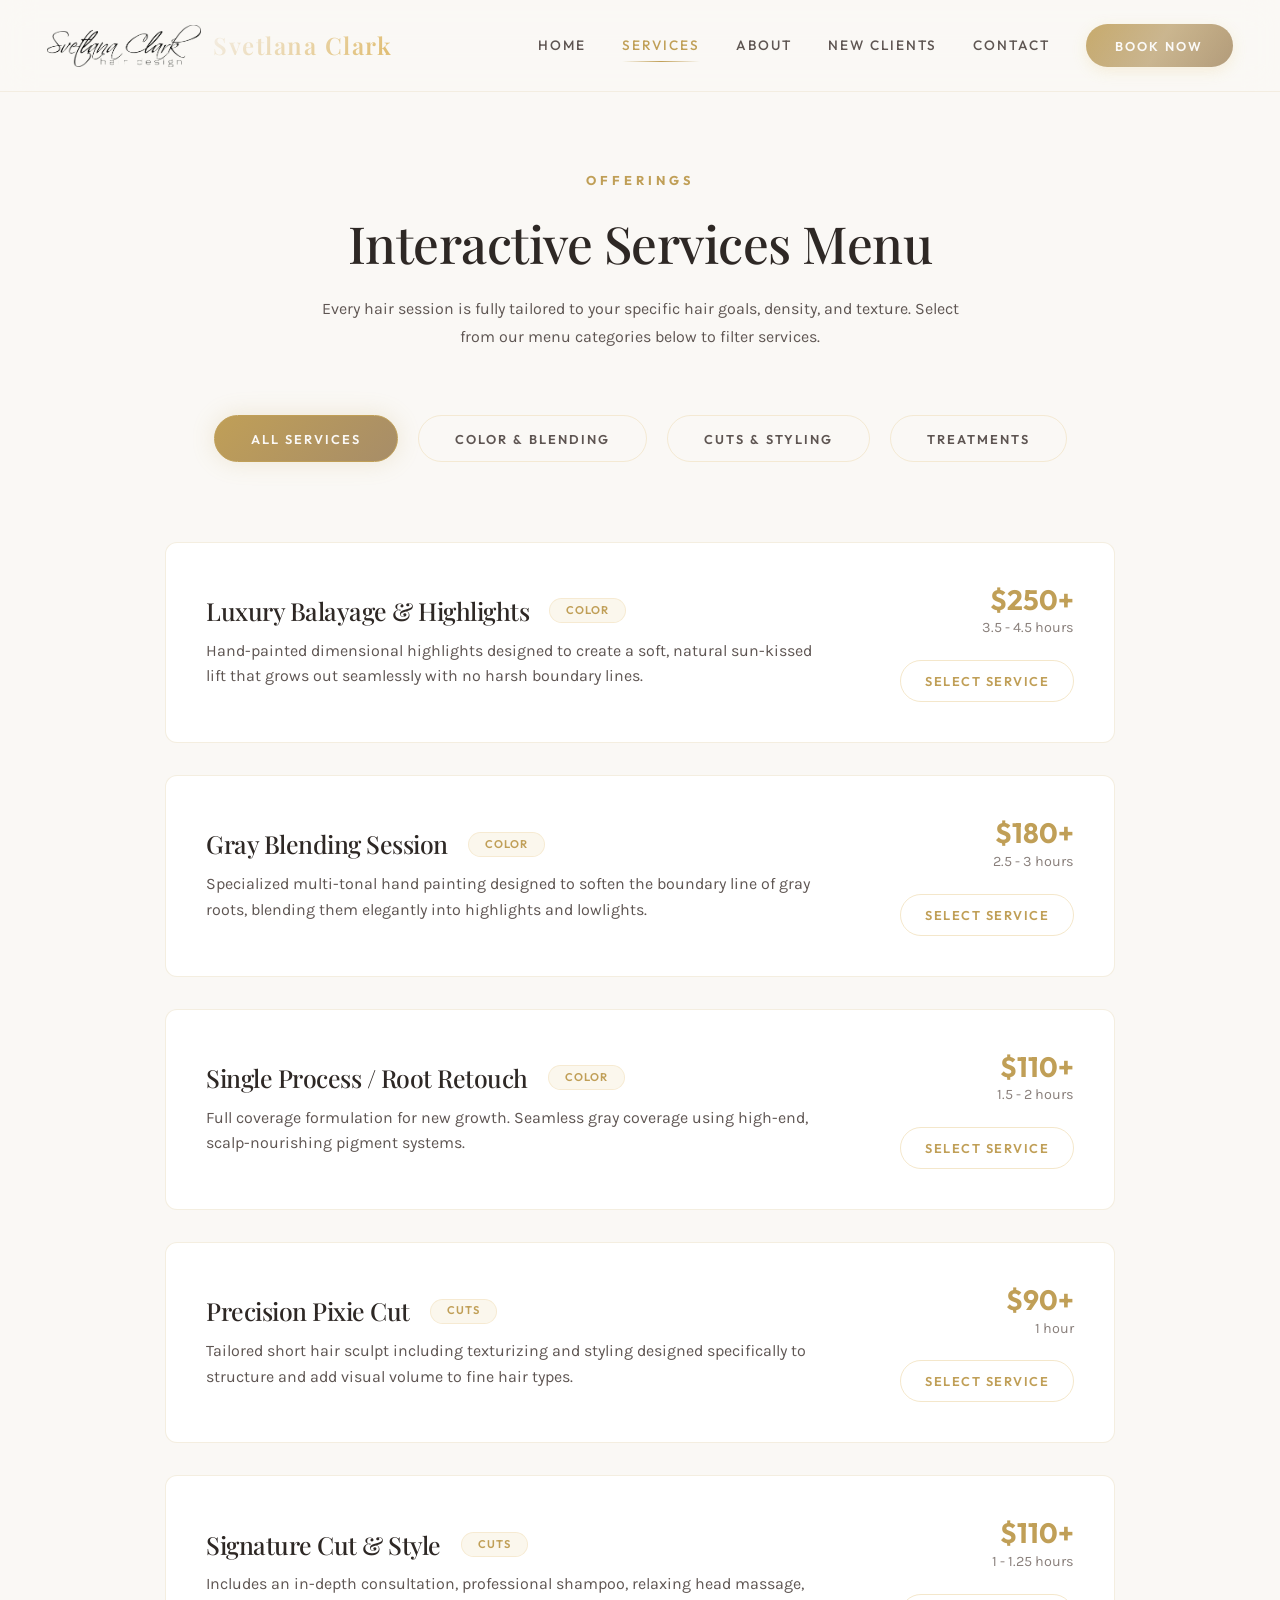
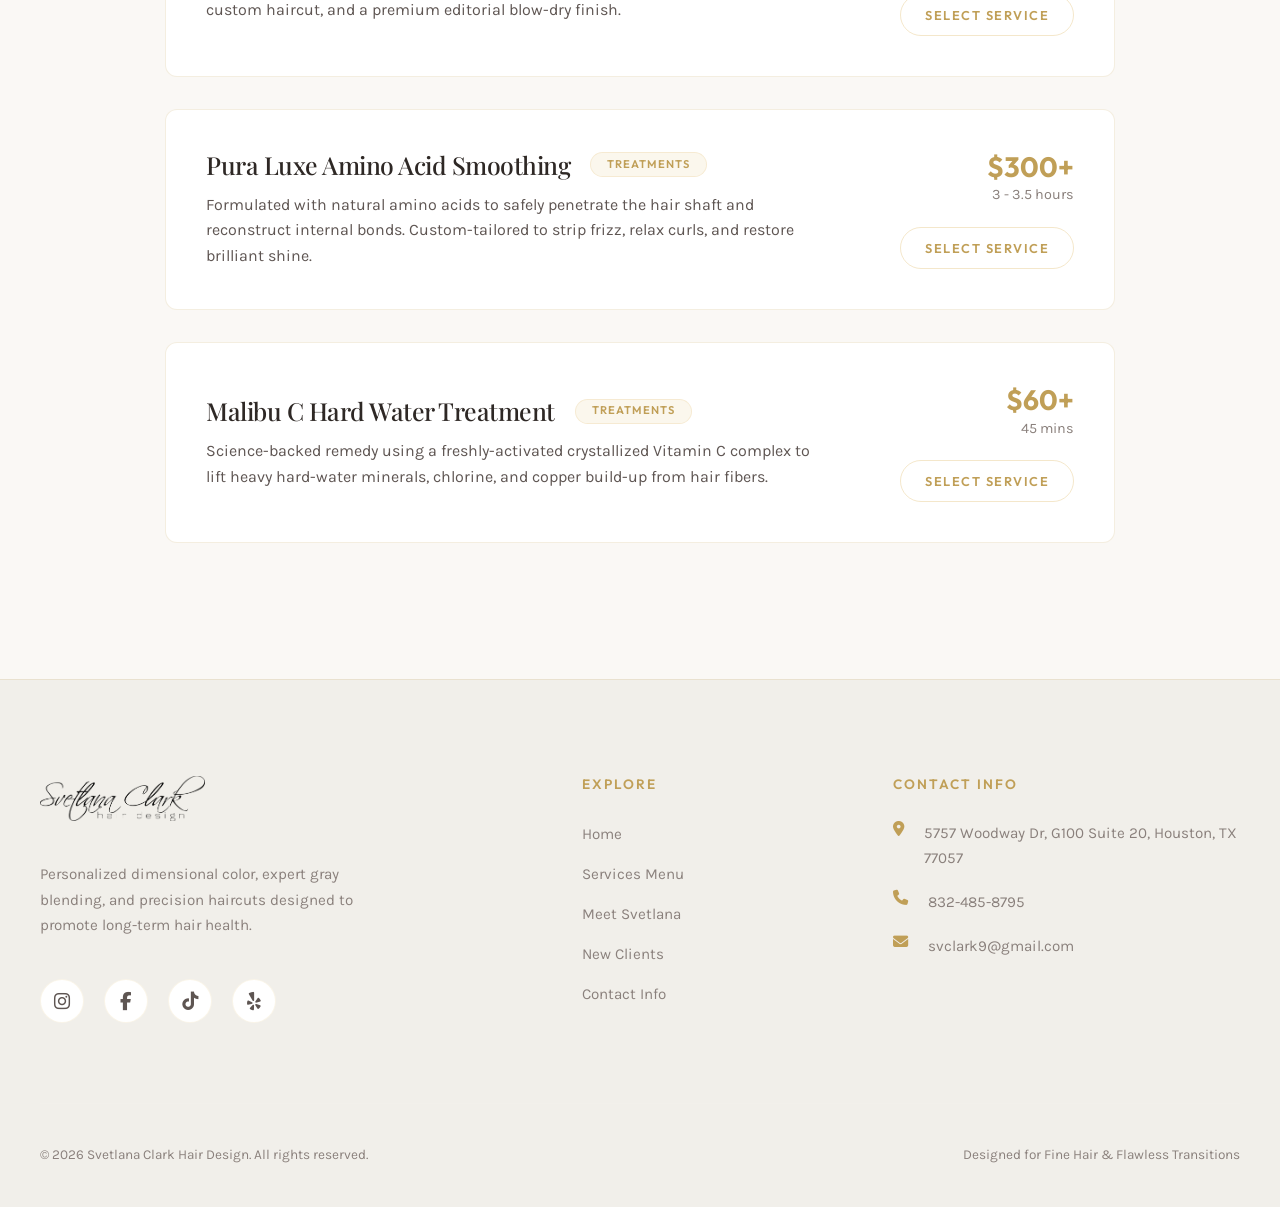
<file: services.html>
<!DOCTYPE html>
<html lang="en">
<head>
    <meta charset="UTF-8">
    <meta name="viewport" content="width=device-width, initial-scale=1.0">
    <title>Services Menu | Gray Blending, Balayage, Pixie Cuts | Svetlana Clark Hair Design</title>
    <meta name="description" content="Browse our luxury hair styling, coloring, and amino-acid smoothing treatments in Houston/Pearland. Detailed pricing and durations.">
    


    <!-- CSS -->
    <link rel="stylesheet" href="styles.css">
    
    <!-- FontAwesome for Icons -->
    <link rel="stylesheet" href="https://cdnjs.cloudflare.com/ajax/libs/font-awesome/6.4.0/css/all.min.css">
</head>
<body>

    <!-- FIXED GLASSMORPHIC HEADER -->
    <header>
        <div class="header-container">
            <a href="index.html" class="logo-link" id="logoLink">
                <img src="assets/logo.png" alt="Svetlana Clark Logo" class="logo-img">
                <span class="logo-text">Svetlana Clark</span>
            </a>
            
            <nav>
                <ul class="nav-menu">
                    <li><a href="index.html" class="nav-link" id="navHome">Home</a></li>
                    <li><a href="services.html" class="nav-link active" id="navServices">Services</a></li>
                    <li><a href="about.html" class="nav-link" id="navAbout">About</a></li>
                    <li><a href="new-clients.html" class="nav-link" id="navNewClients">New Clients</a></li>
                    <li><a href="contact.html" class="nav-link" id="navContact">Contact</a></li>
                    <li><button class="btn-header-book open-booking-wizard" id="headerBookBtn">Book Now</button></li>
                </ul>
            </nav>

            <button class="hamburger" aria-label="Toggle menu" id="hamburgerBtn">
                <span></span>
                <span></span>
                <span></span>
            </button>
        </div>
    </header>

    <!-- SERVICES HERO -->
    <section class="services-hero" style="padding-top: 170px;">
        <div class="section-container">
            <div class="section-header" style="margin-bottom: 4rem;">
                <span class="section-label">Offerings</span>
                <h2 class="section-title">Interactive Services Menu</h2>
                <p style="color: var(--color-text-secondary); margin-top: 1.25rem; max-width: 650px; margin-left: auto; margin-right: auto; line-height: 1.75;">
                    Every hair session is fully tailored to your specific hair goals, density, and texture. Select from our menu categories below to filter services.
                </p>
            </div>
            
            <!-- Category Filters -->
            <div class="services-filters">
                <button class="filter-btn active" data-filter="all">All Services</button>
                <button class="filter-btn" data-filter="color">Color & Blending</button>
                <button class="filter-btn" data-filter="cuts">Cuts & Styling</button>
                <button class="filter-btn" data-filter="treatments">Treatments</button>
            </div>

            <!-- Filterable List -->
            <div class="services-list-grid">
                
                <!-- Service 1: Balayage -->
                <div class="service-item-row" data-category="color">
                    <div class="service-item-info">
                        <h3 class="service-item-title">Luxury Balayage & Highlights <span class="service-tag">Color</span></h3>
                        <p class="service-item-desc">Hand-painted dimensional highlights designed to create a soft, natural sun-kissed lift that grows out seamlessly with no harsh boundary lines.</p>
                    </div>
                    <div class="service-item-meta">
                        <span class="service-item-price">$250+</span>
                        <span class="service-item-duration">3.5 - 4.5 hours</span>
                        <button class="btn-book-service open-booking-wizard">Select Service</button>
                    </div>
                </div>

                <!-- Service 2: Gray Blending -->
                <div class="service-item-row" data-category="color">
                    <div class="service-item-info">
                        <h3 class="service-item-title">Gray Blending Session <span class="service-tag">Color</span></h3>
                        <p class="service-item-desc">Specialized multi-tonal hand painting designed to soften the boundary line of gray roots, blending them elegantly into highlights and lowlights.</p>
                    </div>
                    <div class="service-item-meta">
                        <span class="service-item-price">$180+</span>
                        <span class="service-item-duration">2.5 - 3 hours</span>
                        <button class="btn-book-service open-booking-wizard">Select Service</button>
                    </div>
                </div>

                <!-- Service 3: Single Process -->
                <div class="service-item-row" data-category="color">
                    <div class="service-item-info">
                        <h3 class="service-item-title">Single Process / Root Retouch <span class="service-tag">Color</span></h3>
                        <p class="service-item-desc">Full coverage formulation for new growth. Seamless gray coverage using high-end, scalp-nourishing pigment systems.</p>
                    </div>
                    <div class="service-item-meta">
                        <span class="service-item-price">$110+</span>
                        <span class="service-item-duration">1.5 - 2 hours</span>
                        <button class="btn-book-service open-booking-wizard">Select Service</button>
                    </div>
                </div>

                <!-- Service 4: Pixie Cut -->
                <div class="service-item-row" data-category="cuts">
                    <div class="service-item-info">
                        <h3 class="service-item-title">Precision Pixie Cut <span class="service-tag">Cuts</span></h3>
                        <p class="service-item-desc">Tailored short hair sculpt including texturizing and styling designed specifically to structure and add visual volume to fine hair types.</p>
                    </div>
                    <div class="service-item-meta">
                        <span class="service-item-price">$90+</span>
                        <span class="service-item-duration">1 hour</span>
                        <button class="btn-book-service open-booking-wizard">Select Service</button>
                    </div>
                </div>

                <!-- Service 5: Signature Cut -->
                <div class="service-item-row" data-category="cuts">
                    <div class="service-item-info">
                        <h3 class="service-item-title">Signature Cut & Style <span class="service-tag">Cuts</span></h3>
                        <p class="service-item-desc">Includes an in-depth consultation, professional shampoo, relaxing head massage, custom haircut, and a premium editorial blow-dry finish.</p>
                    </div>
                    <div class="service-item-meta">
                        <span class="service-item-price">$110+</span>
                        <span class="service-item-duration">1 - 1.25 hours</span>
                        <button class="btn-book-service open-booking-wizard">Select Service</button>
                    </div>
                </div>

                <!-- Service 6: Pura Luxe -->
                <div class="service-item-row" data-category="treatments">
                    <div class="service-item-info">
                        <h3 class="service-item-title">Pura Luxe Amino Acid Smoothing <span class="service-tag">Treatments</span></h3>
                        <p class="service-item-desc">Formulated with natural amino acids to safely penetrate the hair shaft and reconstruct internal bonds. Custom-tailored to strip frizz, relax curls, and restore brilliant shine.</p>
                    </div>
                    <div class="service-item-meta">
                        <span class="service-item-price">$300+</span>
                        <span class="service-item-duration">3 - 3.5 hours</span>
                        <button class="btn-book-service open-booking-wizard">Select Service</button>
                    </div>
                </div>

                <!-- Service 7: Malibu C -->
                <div class="service-item-row" data-category="treatments">
                    <div class="service-item-info">
                        <h3 class="service-item-title">Malibu C Hard Water Treatment <span class="service-tag">Treatments</span></h3>
                        <p class="service-item-desc">Science-backed remedy using a freshly-activated crystallized Vitamin C complex to lift heavy hard-water minerals, chlorine, and copper build-up from hair fibers.</p>
                    </div>
                    <div class="service-item-meta">
                        <span class="service-item-price">$60+</span>
                        <span class="service-item-duration">45 mins</span>
                        <button class="btn-book-service open-booking-wizard">Select Service</button>
                    </div>
                </div>

            </div>
        </div>
    </section>

    <!-- FOOTER -->
    <footer>
        <div class="footer-container">
            <div class="footer-brand">
                <img src="assets/logo.png" alt="Svetlana Clark Logo" class="footer-logo">
                <p>Personalized dimensional color, expert gray blending, and precision haircuts designed to promote long-term hair health.</p>
                <div class="footer-socials">
                    <a href="https://instagram.com/svetlanaclarkhairdesign" target="_blank" class="social-circle" aria-label="Instagram"><i class="fa-brands fa-instagram"></i></a>
                    <a href="https://facebook.com/SvetlanaClarkHairDesign" target="_blank" class="social-circle" aria-label="Facebook"><i class="fa-brands fa-facebook-f"></i></a>
                    <a href="https://tiktok.com/@svetlanaclarkhairdesign" target="_blank" class="social-circle" aria-label="TikTok"><i class="fa-brands fa-tiktok"></i></a>
                    <a href="https://yelp.com/biz/SvetlanaClarkHairDesign" target="_blank" class="social-circle" aria-label="Yelp"><i class="fa-brands fa-yelp"></i></a>
                </div>
            </div>

            <div class="footer-links">
                <h4>Explore</h4>
                <ul>
                    <li><a href="index.html">Home</a></li>
                    <li><a href="services.html">Services Menu</a></li>
                    <li><a href="about.html">Meet Svetlana</a></li>
                    <li><a href="new-clients.html">New Clients</a></li>
                    <li><a href="contact.html">Contact Info</a></li>
                </ul>
            </div>

            <div class="footer-contact">
                <h4>Contact Info</h4>
                <p><i class="fa-solid fa-location-dot" style="margin-right: 0.5rem; color: var(--color-accent-gold);"></i> 5757 Woodway Dr, G100 Suite 20, Houston, TX 77057</p>
                <p><i class="fa-solid fa-phone" style="margin-right: 0.5rem; color: var(--color-accent-gold);"></i> 832-485-8795</p>
                <p><i class="fa-solid fa-envelope" style="margin-right: 0.5rem; color: var(--color-accent-gold);"></i> svclark9@gmail.com</p>
            </div>
        </div>
        
        <div class="footer-bottom">
            <p>&copy; 2026 Svetlana Clark Hair Design. All rights reserved.</p>
            <p>Designed for Fine Hair & Flawless Transitions</p>
        </div>
    </footer>

    <!-- BOOKING CONCIERGE MODAL -->
    <div class="booking-wizard-overlay" id="bookingWizard"></div>

    <!-- SCRIPTS -->
    <script src="app.js"></script>
    <script>
      // Support linking directly to categories via URL params (e.g. services.html?category=color)
      document.addEventListener('DOMContentLoaded', () => {
        const params = new URLSearchParams(window.location.search);
        const cat = params.get('category');
        if (cat) {
          const filterBtn = document.querySelector(`.filter-btn[data-filter="${cat}"]`);
          if (filterBtn) {
            filterBtn.click();
          }
        }
      });
    </script>
</body>
</html>
</file>
<file: styles.css>
/* 
 * Svetlana Clark Hair Design Rebuild
 * Unified Premium Redesigned Stylesheet (Noir & Gold Theme)
 */

@import url('https://fonts.googleapis.com/css2?family=Karla:ital,wght@0,300;0,400;0,600;1,400&family=Playfair+Display:ital,wght@0,400;0,500;0,600;0,700;1,400&family=Outfit:wght@300;400;500;600;700&display=swap');

/* --- DESIGN SYSTEM & CSS VARIABLES --- */
:root {
  /* Light Luxe Theme Colors */
  --color-bg-primary: #FAF8F5;    /* Soft Warm Cream / Alabaster */
  --color-bg-secondary: #FFFFFF;  /* Pure White Card Backing */
  --color-bg-tertiary: #F1EFEA;   /* Muted Warm Linen Backing */
  
  --color-text-primary: #2E2825;  /* Deep Espresso charcoal for primary text */
  --color-text-secondary: #5E5552;/* Warm Clay for paragraph details */
  --color-text-muted: #8A807C;     /* Warm Taupe for metadata / info */
  
  /* Metallic Accents */
  --color-accent-gold: #C09F57;    /* Soft Antique Gold adjusted for light backgrounds */
  --color-accent-gold-rgb: 192, 159, 87;
  --color-accent-copper: #A78D68;  /* Warm Bronze Copper */
  --color-accent-dark: #6E5B37;
  
  /* Fonts */
  --font-heading: 'Playfair Display', Georgia, serif;
  --font-body: 'Karla', system-ui, -apple-system, sans-serif;
  --font-accent: 'Outfit', system-ui, -apple-system, sans-serif;
  
  /* Animations & Transitions */
  --transition-smooth: all 0.5s cubic-bezier(0.16, 1, 0.3, 1);
  --transition-fast: all 0.25s cubic-bezier(0.16, 1, 0.3, 1);
  
  /* Borders & Shadows */
  --border-gold-subtle: 1px solid rgba(192, 159, 87, 0.18);
  --border-gold-glow: 1px solid rgba(192, 159, 87, 0.4);
  --shadow-luxe-subtle: 0 8px 30px rgba(46, 40, 37, 0.05), inset 0 1px 0 rgba(255, 255, 255, 0.6);
  --shadow-luxe-glow: 0 15px 40px rgba(192, 159, 87, 0.08), 0 4px 15px rgba(46, 40, 37, 0.03);
  --shadow-glow-active: 0 0 25px rgba(192, 159, 87, 0.20);
  
  /* Radius */
  --radius-small: 6px;
  --radius-medium: 12px;
  --radius-large: 24px;
  --radius-pill: 100px;
}

/* --- RESET & BASE STYLES --- */
* {
  box-sizing: border-box;
  margin: 0;
  padding: 0;
}

html {
  scroll-behavior: smooth;
  font-size: 16px;
  background-color: var(--color-bg-primary);
  -webkit-font-smoothing: antialiased;
  -moz-osx-font-smoothing: grayscale;
}

body {
  font-family: var(--font-body);
  background-color: var(--color-bg-primary);
  color: var(--color-text-primary);
  line-height: 1.65;
  overflow-x: hidden;
}

h1, h2, h3, h4, h5, h6 {
  font-family: var(--font-heading);
  font-weight: 500;
  color: var(--color-text-primary);
  letter-spacing: -0.5px;
  line-height: 1.2;
}

a {
  text-decoration: none;
  color: inherit;
  transition: var(--transition-fast);
}

button, input, textarea, select {
  font-family: inherit;
  font-size: inherit;
  outline: none;
}

/* --- FIXED GLASSMORPHIC HEADER --- */
header {
  position: fixed;
  top: 0;
  left: 0;
  width: 100%;
  z-index: 1000;
  background-color: rgba(250, 248, 245, 0.75);
  backdrop-filter: blur(16px);
  -webkit-backdrop-filter: blur(16px);
  border-bottom: 1px solid rgba(192, 159, 87, 0.12);
  transition: var(--transition-smooth);
}

header.scrolled {
  background-color: rgba(250, 248, 245, 0.95);
  box-shadow: 0 4px 30px rgba(46, 40, 37, 0.05);
}

.header-container {
  max-width: 1250px;
  margin: 0 auto;
  padding: 1.5rem 2rem;
  display: flex;
  justify-content: space-between;
  align-items: center;
}

.logo-link {
  display: flex;
  align-items: center;
}

.logo-img {
  height: 42px;
  width: auto;
  object-fit: contain;
  filter: brightness(1.2) contrast(1.1);
  transition: var(--transition-smooth);
}

.logo-link:hover .logo-img {
  transform: rotate(-5deg) scale(1.05);
}

.logo-text {
  font-family: var(--font-heading);
  font-size: 1.5rem;
  font-weight: 600;
  letter-spacing: 1.5px;
  margin-left: 0.75rem;
  background: linear-gradient(135deg, #f4efe8, #dfba6b);
  -webkit-background-clip: text;
  -webkit-text-fill-color: transparent;
}

.nav-menu {
  display: flex;
  list-style: none;
  gap: 2.25rem;
  align-items: center;
}

.nav-link {
  font-family: var(--font-accent);
  font-weight: 500;
  font-size: 0.85rem;
  text-transform: uppercase;
  letter-spacing: 2px;
  position: relative;
  padding: 0.5rem 0;
  color: var(--color-text-secondary);
}

.nav-link::after {
  content: '';
  position: absolute;
  bottom: 0;
  left: 0;
  width: 0;
  height: 1px;
  background: linear-gradient(90deg, transparent, var(--color-accent-gold), transparent);
  transition: var(--transition-smooth);
}

.nav-link:hover::after,
.nav-link.active::after {
  width: 100%;
}

.nav-link:hover,
.nav-link.active {
  color: var(--color-accent-gold);
}

/* Premium Navigation CTA Button */
.btn-header-book {
  font-family: var(--font-accent);
  font-weight: 600;
  font-size: 0.8rem;
  text-transform: uppercase;
  letter-spacing: 2px;
  background: linear-gradient(135deg, var(--color-accent-gold), var(--color-accent-copper));
  color: var(--color-bg-primary);
  border: none;
  padding: 0.85rem 1.85rem;
  border-radius: var(--radius-pill);
  cursor: pointer;
  box-shadow: 0 4px 15px rgba(223, 186, 107, 0.2);
  transition: var(--transition-smooth);
  position: relative;
  overflow: hidden;
}

.btn-header-book::before {
  content: '';
  position: absolute;
  top: 0;
  left: -50%;
  width: 200%;
  height: 100%;
  background: linear-gradient(to right, transparent, rgba(255, 255, 255, 0.3), transparent);
  transform: skewX(-30deg);
  transition: 0.75s;
}

.btn-header-book:hover::before {
  left: 120%;
}

.btn-header-book:hover {
  transform: translateY(-2px);
  box-shadow: 0 6px 20px rgba(223, 186, 107, 0.4), var(--shadow-glow-active);
}

/* Mobile Hamburger Menu icon */
.hamburger {
  display: none;
  flex-direction: column;
  justify-content: space-around;
  width: 26px;
  height: 22px;
  background: transparent;
  border: none;
  cursor: pointer;
  padding: 0;
  z-index: 1001;
}

.hamburger span {
  width: 26px;
  height: 1.5px;
  background-color: var(--color-text-primary);
  transition: var(--transition-fast);
}

/* --- FOOTER SECTION --- */
footer {
  background-color: var(--color-bg-tertiary);
  color: var(--color-text-secondary);
  padding: 6rem 2rem 2.5rem;
  border-top: var(--border-gold-subtle);
}

.footer-container {
  max-width: 1200px;
  margin: 0 auto;
  display: grid;
  grid-template-columns: 2fr 1fr 1.5fr;
  gap: 5rem;
  margin-bottom: 5rem;
}

.footer-brand .footer-logo {
  height: 45px;
  margin-bottom: 2rem;
  filter: brightness(1.2);
}

.footer-brand p {
  color: var(--color-text-muted);
  max-width: 340px;
  margin-bottom: 2.5rem;
  font-size: 0.95rem;
  line-height: 1.7;
}

.footer-socials {
  display: flex;
  gap: 1.25rem;
}

.social-circle {
  width: 44px;
  height: 44px;
  border-radius: 50%;
  border: 1px solid rgba(223, 186, 107, 0.15);
  display: flex;
  justify-content: center;
  align-items: center;
  font-size: 1.15rem;
  color: var(--color-text-secondary);
  background-color: var(--color-bg-secondary);
  transition: var(--transition-smooth);
}

.social-circle:hover {
  background: linear-gradient(135deg, var(--color-accent-gold), var(--color-accent-copper));
  border-color: var(--color-accent-gold);
  color: var(--color-bg-primary);
  transform: translateY(-4px);
  box-shadow: var(--shadow-glow-active);
}

.footer-links h4,
.footer-contact h4 {
  font-family: var(--font-accent);
  color: var(--color-accent-gold);
  text-transform: uppercase;
  font-size: 0.85rem;
  letter-spacing: 2px;
  margin-bottom: 1.75rem;
  font-weight: 600;
}

.footer-links ul {
  list-style: none;
}

.footer-links li {
  margin-bottom: 0.85rem;
}

.footer-links a {
  color: var(--color-text-muted);
  font-size: 0.95rem;
}

.footer-links a:hover {
  color: var(--color-accent-gold);
  padding-left: 6px;
}

.footer-contact p {
  color: var(--color-text-muted);
  margin-bottom: 1.2rem;
  display: flex;
  align-items: flex-start;
  gap: 0.75rem;
  font-size: 0.95rem;
}

.footer-bottom {
  max-width: 1200px;
  margin: 0 auto;
  padding-top: 2.5rem;
  border-top: 1px solid rgba(255, 255, 255, 0.05);
  display: flex;
  justify-content: space-between;
  align-items: center;
  color: var(--color-text-muted);
  font-size: 0.85rem;
}

/* --- FULLSCREEN HERO SECTION --- */
.hero {
  position: relative;
  min-height: 100vh;
  display: flex;
  align-items: center;
  background-color: var(--color-bg-primary);
  color: var(--color-text-primary);
  overflow: hidden;
  padding-top: 100px;
}

.hero-slider-bg {
  position: absolute;
  top: 0;
  left: 0;
  width: 100%;
  height: 100%;
  z-index: 1;
}

.slide-img {
  position: absolute;
  top: 0;
  left: 0;
  width: 100%;
  height: 100%;
  object-fit: cover;
  opacity: 0;
  transition: opacity 2s cubic-bezier(0.16, 1, 0.3, 1);
  transform: scale(1.08);
}

.slide-img.active {
  opacity: 0.15;
  transform: scale(1.02);
  animation: zoomBg 24s ease-in-out infinite alternate;
}

@keyframes zoomBg {
  from { transform: scale(1.02); }
  to { transform: scale(1.1); }
}

.hero-content {
  position: relative;
  z-index: 2;
  max-width: 1250px;
  margin: 0 auto;
  width: 100%;
  padding: 0 2rem;
}

.hero-label {
  font-family: var(--font-accent);
  color: var(--color-accent-gold);
  text-transform: uppercase;
  letter-spacing: 5px;
  font-size: 0.85rem;
  font-weight: 700;
  margin-bottom: 1.5rem;
  display: flex;
  align-items: center;
  gap: 0.75rem;
}

.hero-label::before {
  content: '';
  width: 24px;
  height: 1px;
  background-color: var(--color-accent-gold);
}

.hero-title {
  font-size: clamp(2.8rem, 6.5vw, 5.2rem);
  font-weight: 600;
  max-width: 900px;
  line-height: 1.15;
  margin-bottom: 2.25rem;
}

.hero-title span {
  font-style: italic;
  font-family: var(--font-heading);
  background: linear-gradient(135deg, var(--color-accent-gold), var(--color-accent-copper));
  -webkit-background-clip: text;
  -webkit-text-fill-color: transparent;
}

.hero-desc {
  font-size: 1.25rem;
  max-width: 580px;
  color: var(--color-text-secondary);
  margin-bottom: 3.5rem;
  line-height: 1.6;
}

.hero-ctas {
  display: flex;
  gap: 1.5rem;
}

/* Premium Buttons Styling */
.btn-primary {
  font-family: var(--font-accent);
  font-weight: 600;
  text-transform: uppercase;
  letter-spacing: 2px;
  font-size: 0.85rem;
  padding: 1.25rem 2.85rem;
  border-radius: var(--radius-pill);
  cursor: pointer;
  transition: var(--transition-smooth);
  border: none;
  position: relative;
  z-index: 1;
}

.btn-primary.gold {
  background: linear-gradient(135deg, var(--color-accent-gold), var(--color-accent-copper));
  color: var(--color-bg-primary);
  box-shadow: 0 4px 15px rgba(223, 186, 107, 0.2);
}

.btn-primary.gold:hover {
  transform: translateY(-4px);
  box-shadow: 0 8px 25px rgba(223, 186, 107, 0.4), var(--shadow-glow-active);
}

.btn-primary.outline {
  background-color: transparent;
  color: var(--color-text-primary);
  border: 1px solid rgba(223, 186, 107, 0.3);
}

.btn-primary.outline:hover {
  border-color: var(--color-accent-gold);
  background-color: rgba(223, 186, 107, 0.05);
  transform: translateY(-4px);
  box-shadow: var(--shadow-glow-active);
}

/* --- COMMON SECTION LAYOUT --- */
section {
  padding: 8.5rem 2rem;
}

.section-container {
  max-width: 1200px;
  margin: 0 auto;
}

.section-header {
  text-align: center;
  max-width: 700px;
  margin: 0 auto 6rem;
}

.section-label {
  font-family: var(--font-accent);
  color: var(--color-accent-gold);
  text-transform: uppercase;
  letter-spacing: 4px;
  font-size: 0.8rem;
  font-weight: 700;
  margin-bottom: 1.25rem;
  display: block;
}

.section-title {
  font-size: clamp(2.25rem, 4vw, 3.25rem);
  font-weight: 500;
  line-height: 1.25;
}

/* --- SPECIALTIES GRID & GLOSSY CARDS --- */
.specialties-grid {
  display: grid;
  grid-template-columns: repeat(auto-fit, minmax(320px, 1fr));
  gap: 3rem;
}

.specialty-card {
  background-color: var(--color-bg-secondary);
  border: var(--border-gold-subtle);
  border-radius: var(--radius-medium);
  overflow: hidden;
  box-shadow: var(--shadow-luxe-subtle);
  transition: var(--transition-smooth);
  display: flex;
  flex-direction: column;
}

.specialty-card:hover {
  transform: translateY(-10px);
  border-color: rgba(223, 186, 107, 0.35);
  box-shadow: var(--shadow-luxe-glow), var(--shadow-glow-active);
}

.card-img-wrapper {
  position: relative;
  width: 100%;
  padding-bottom: 80%;
  overflow: hidden;
}

.card-img-wrapper::after {
  content: '';
  position: absolute;
  top: 0;
  left: 0;
  width: 100%;
  height: 100%;
  background: linear-gradient(to top, var(--color-bg-secondary) 0%, transparent 40%);
  z-index: 2;
}

.card-img {
  position: absolute;
  top: 0;
  left: 0;
  width: 100%;
  height: 100%;
  object-fit: cover;
  transition: transform 1.2s cubic-bezier(0.16, 1, 0.3, 1);
  filter: saturate(0.95);
}

.specialty-card:hover .card-img {
  transform: scale(1.08);
}

.card-content {
  padding: 2.5rem;
  display: flex;
  flex-direction: column;
  flex-grow: 1;
  position: relative;
  z-index: 3;
}

.card-title {
  font-size: 1.6rem;
  margin-bottom: 1rem;
}

.card-desc {
  color: var(--color-text-secondary);
  font-size: 0.95rem;
  line-height: 1.7;
  margin-bottom: 2rem;
  flex-grow: 1;
}

.card-link {
  font-family: var(--font-accent);
  font-weight: 600;
  font-size: 0.8rem;
  text-transform: uppercase;
  letter-spacing: 2px;
  color: var(--color-accent-gold);
  display: flex;
  align-items: center;
  align-self: flex-start;
  gap: 0.75rem;
}

.card-link i {
  font-size: 0.75rem;
  transition: transform 0.3s cubic-bezier(0.16, 1, 0.3, 1);
}

.card-link:hover i {
  transform: translateX(6px);
}

/* --- GLASSMORPHIC MULTI-STEP CONSULTATION FORM --- */
.consultation-section {
  background-color: var(--color-bg-secondary);
  position: relative;
  overflow: hidden;
}

.consultation-section::before {
  content: '';
  position: absolute;
  top: -200px;
  right: -200px;
  width: 500px;
  height: 500px;
  border-radius: 50%;
  background: radial-gradient(circle, rgba(223, 186, 107, 0.04) 0%, transparent 70%);
  z-index: 1;
}

.consultation-split {
  display: grid;
  grid-template-columns: 1fr 1fr;
  gap: 6rem;
  align-items: center;
  position: relative;
  z-index: 2;
}

.consultation-text h3 {
  font-size: 2.5rem;
  margin-bottom: 2rem;
}

.consultation-text p {
  color: var(--color-text-secondary);
  font-size: 1.1rem;
  margin-bottom: 3.5rem;
  line-height: 1.75;
}

.consultation-meta-item {
  display: flex;
  align-items: center;
  gap: 1.25rem;
  margin-bottom: 2rem;
}

.meta-icon {
  width: 54px;
  height: 54px;
  border-radius: 50%;
  background-color: var(--color-bg-primary);
  border: var(--border-gold-subtle);
  display: flex;
  justify-content: center;
  align-items: center;
  color: var(--color-accent-gold);
  font-size: 1.2rem;
  box-shadow: var(--shadow-luxe-subtle);
}

.meta-text h5 {
  font-family: var(--font-accent);
  font-size: 0.9rem;
  text-transform: uppercase;
  letter-spacing: 1.5px;
  margin-bottom: 0.25rem;
}

.meta-text p {
  margin: 0;
  font-size: 1.05rem;
  color: var(--color-text-secondary);
}

/* Redesigned Multi-step Consultation Card */
.consultation-box {
  background-color: rgba(255, 255, 255, 0.75);
  backdrop-filter: blur(20px);
  -webkit-backdrop-filter: blur(20px);
  border: var(--border-gold-subtle);
  border-radius: var(--radius-large);
  padding: 3.5rem;
  box-shadow: var(--shadow-luxe-subtle);
}

.consult-form-step {
  display: none;
  animation: fadeIn 0.5s ease;
}

.consult-form-step.active {
  display: block;
}

.step-indicator {
  display: flex;
  gap: 0.75rem;
  margin-bottom: 2.5rem;
}

.step-dot {
  flex-grow: 1;
  height: 2px;
  background-color: rgba(223, 186, 107, 0.15);
  border-radius: 1px;
}

.step-dot.active {
  background-color: var(--color-accent-gold);
  box-shadow: 0 0 10px rgba(223, 186, 107, 0.4);
}

.form-group {
  margin-bottom: 2rem;
}

.form-group label {
  display: block;
  font-family: var(--font-accent);
  font-size: 0.8rem;
  font-weight: 600;
  text-transform: uppercase;
  letter-spacing: 1.5px;
  margin-bottom: 0.75rem;
  color: var(--color-accent-gold);
}

.form-control {
  width: 100%;
  padding: 1.1rem 1.5rem;
  border-radius: var(--radius-medium);
  border: 1px solid rgba(192, 159, 87, 0.22);
  background-color: rgba(250, 248, 245, 0.7);
  color: var(--color-text-primary);
  font-size: 1rem;
  transition: var(--transition-fast);
}

.form-control:focus {
  border-color: var(--color-accent-gold);
  background-color: rgba(255, 255, 255, 0.95);
  box-shadow: 0 0 15px rgba(192, 159, 87, 0.15);
}

textarea.form-control {
  min-height: 140px;
  resize: vertical;
}

.form-buttons {
  display: flex;
  justify-content: space-between;
  margin-top: 2.5rem;
  gap: 1.25rem;
}

.btn-form {
  font-family: var(--font-accent);
  font-weight: 600;
  text-transform: uppercase;
  letter-spacing: 2px;
  font-size: 0.8rem;
  padding: 1.1rem 2.25rem;
  border-radius: var(--radius-pill);
  cursor: pointer;
  transition: var(--transition-smooth);
}

.btn-form.prev {
  background-color: transparent;
  border: 1px solid rgba(223, 186, 107, 0.25);
  color: var(--color-text-primary);
}

.btn-form.prev:hover {
  border-color: var(--color-accent-gold);
  background-color: rgba(223, 186, 107, 0.05);
}

.btn-form.next,
.btn-form.submit {
  background: linear-gradient(135deg, var(--color-accent-gold), var(--color-accent-copper));
  color: var(--color-bg-primary);
  border: none;
  flex-grow: 1;
}

.btn-form.next:hover,
.btn-form.submit:hover {
  transform: translateY(-2px);
  box-shadow: var(--shadow-glow-active);
}

.success-message {
  text-align: center;
  padding: 3rem 0;
  display: none;
  animation: scaleUp 0.6s cubic-bezier(0.16, 1, 0.3, 1);
}

.success-icon {
  width: 76px;
  height: 76px;
  border-radius: 50%;
  background-color: rgba(223, 186, 107, 0.12);
  color: var(--color-accent-gold);
  border: var(--border-gold-glow);
  display: flex;
  justify-content: center;
  align-items: center;
  font-size: 2.2rem;
  margin: 0 auto 2rem;
  box-shadow: var(--shadow-glow-active);
}

/* --- LOCATION & HOURS WITH GOLD ACCENTS --- */
.location-grid {
  display: grid;
  grid-template-columns: 1fr 1fr;
  gap: 5rem;
  align-items: stretch;
}

.location-info {
  display: flex;
  flex-direction: column;
  justify-content: center;
}

.info-block {
  margin-bottom: 3.5rem;
}

.info-block h4 {
  font-family: var(--font-accent);
  font-size: 0.95rem;
  text-transform: uppercase;
  letter-spacing: 2px;
  color: var(--color-accent-gold);
  margin-bottom: 1.25rem;
  font-weight: 600;
}

.info-block p {
  font-size: 1.15rem;
  color: var(--color-text-secondary);
  margin-bottom: 0.5rem;
}

.hours-table {
  width: 100%;
  border-collapse: collapse;
}

.hours-table tr {
  border-bottom: 1px solid rgba(223, 186, 107, 0.12);
}

.hours-table td {
  padding: 1rem 0;
  font-size: 1.1rem;
}

.hours-table td.day {
  font-weight: 600;
}

.hours-table td.time {
  text-align: right;
  color: var(--color-text-muted);
}

.map-wrapper {
  border-radius: var(--radius-large);
  overflow: hidden;
  box-shadow: var(--shadow-luxe-subtle);
  border: var(--border-gold-subtle);
  min-height: 450px;
  position: relative;
}

.map-iframe {
  width: 100%;
  height: 100%;
  border: none;
  position: absolute;
  top: 0;
  left: 0;
  filter: invert(90%) hue-rotate(180deg) brightness(1) contrast(1.2); /* Luxury dark map styling */
}

/* --- BIOGRAPHY & ABOUT LAYOUT --- */
.about-split {
  display: grid;
  grid-template-columns: 0.95fr 1.05fr;
  gap: 6rem;
  align-items: center;
}

.about-img-box {
  position: relative;
}

.about-img-frame {
  border-radius: var(--radius-large);
  overflow: hidden;
  box-shadow: var(--shadow-luxe-subtle);
  border: var(--border-gold-subtle);
  position: relative;
  z-index: 2;
  padding-bottom: 130%;
}

.about-img-frame img {
  position: absolute;
  top: 0;
  left: 0;
  width: 100%;
  height: 100%;
  object-fit: cover;
  filter: saturate(0.9);
}

.about-img-bg {
  position: absolute;
  top: 35px;
  left: -35px;
  width: 100%;
  height: 100%;
  border-radius: var(--radius-large);
  background-color: var(--color-bg-secondary);
  border: 1px solid rgba(223, 186, 107, 0.08);
  z-index: 1;
}

.about-text h3 {
  font-size: 2.8rem;
  margin-bottom: 2rem;
}

.about-text p {
  color: var(--color-text-secondary);
  font-size: 1.1rem;
  margin-bottom: 2rem;
  line-height: 1.8;
}

.about-quote {
  font-family: var(--font-heading);
  font-size: 1.6rem;
  font-style: italic;
  color: var(--color-accent-gold);
  border-left: 2px solid var(--color-accent-gold);
  padding-left: 1.75rem;
  margin: 3rem 0;
  line-height: 1.4;
}

/* --- TESTIMONIALS SLIDESHOW (DARK LUXE) --- */
.testimonials-section {
  background-color: var(--color-bg-tertiary);
  color: var(--color-text-primary);
  border-top: var(--border-gold-subtle);
  border-bottom: var(--border-gold-subtle);
}

.testimonial-carousel {
  position: relative;
  max-width: 850px;
  margin: 0 auto;
  min-height: 280px;
}

.testimonial-slide {
  position: absolute;
  top: 0;
  left: 0;
  width: 100%;
  opacity: 0;
  visibility: hidden;
  transition: opacity 0.8s cubic-bezier(0.16, 1, 0.3, 1), visibility 0.8s;
  text-align: center;
}

.testimonial-slide.active {
  opacity: 1;
  visibility: visible;
  position: relative;
}

.testimonial-slide::before {
  content: '“';
  font-family: var(--font-heading);
  font-size: 5rem;
  color: rgba(223, 186, 107, 0.15);
  display: block;
  line-height: 1;
  margin-bottom: -1rem;
}

.test-quote {
  font-family: var(--font-heading);
  font-size: clamp(1.35rem, 2.8vw, 1.85rem);
  font-style: italic;
  line-height: 1.6;
  margin-bottom: 2.5rem;
  color: var(--color-text-secondary);
}

.test-author {
  font-family: var(--font-accent);
  font-weight: 600;
  text-transform: uppercase;
  letter-spacing: 3px;
  color: var(--color-accent-gold);
  font-size: 0.9rem;
}

.carousel-dots {
  display: flex;
  justify-content: center;
  gap: 0.85rem;
  margin-top: 3.5rem;
}

.carousel-dot {
  width: 9px;
  height: 9px;
  border-radius: 50%;
  background-color: rgba(223, 186, 107, 0.15);
  border: none;
  cursor: pointer;
  transition: var(--transition-fast);
}

.carousel-dot.active {
  background-color: var(--color-accent-gold);
  transform: scale(1.4);
  box-shadow: 0 0 10px rgba(223, 186, 107, 0.4);
}

/* --- BOOKING CONCIERGE WIDGET REDESIGN --- */
.booking-wizard-overlay {
  position: fixed;
  top: 0;
  left: 0;
  width: 100%;
  height: 100%;
  z-index: 2000;
  background-color: rgba(46, 40, 37, 0.45);
  backdrop-filter: blur(12px);
  -webkit-backdrop-filter: blur(12px);
  display: flex;
  justify-content: center;
  align-items: center;
  overflow-y: auto;
  padding: 2rem 1rem;
  box-sizing: border-box;
  opacity: 0;
  visibility: hidden;
  transition: opacity 0.4s cubic-bezier(0.16, 1, 0.3, 1), visibility 0.4s;
}

.booking-wizard-overlay.active {
  opacity: 1;
  visibility: visible;
}

.booking-wizard-overlay.active .booking-wizard-modal {
  transform: scale(1);
}

.booking-wizard-modal {
  background-color: var(--color-bg-primary);
  width: 95%;
  max-width: 1050px;
  border-radius: var(--radius-large);
  box-shadow: var(--shadow-luxe-glow);
  border: var(--border-gold-glow);
  overflow: hidden;
  transform: scale(0.96);
  transition: transform 0.5s cubic-bezier(0.16, 1, 0.3, 1);
  display: flex;
  flex-direction: column;
  margin: auto;
}

/* --- SPLIT LAYOUT & DASHBOARD COMPONENTS --- */
.booking-split-container {
  display: flex;
  gap: 2.5rem;
}
.booking-main-content {
  flex: 1;
  min-width: 0; /* Prevents overflow in flex layouts */
}
.booking-sidebar-summary {
  width: 330px;
  background-color: var(--color-bg-secondary);
  border: var(--border-gold-subtle);
  border-radius: var(--radius-medium);
  padding: 1.75rem;
  box-shadow: var(--shadow-luxe-subtle);
  display: flex;
  flex-direction: column;
  height: fit-content;
  position: sticky;
  top: 1.5rem;
}

@media (max-width: 820px) {
  .booking-split-container {
    flex-direction: column;
    gap: 1.5rem;
  }
  .booking-sidebar-summary {
    width: 100%;
    position: static;
    box-sizing: border-box;
  }
}

/* --- SERVICES SELECTION SYSTEM --- */
.booking-services-list {
  display: flex;
  flex-direction: column;
  gap: 1.25rem;
  max-height: 480px;
  overflow-y: auto;
  padding-right: 0.5rem;
  margin-bottom: 1.5rem;
}
.booking-services-list::-webkit-scrollbar {
  width: 6px;
}
.booking-services-list::-webkit-scrollbar-track {
  background: transparent;
}
.booking-services-list::-webkit-scrollbar-thumb {
  background: rgba(192, 159, 87, 0.2);
  border-radius: 3px;
}
.booking-services-list::-webkit-scrollbar-thumb:hover {
  background: var(--color-accent-gold);
}

.booking-service-item {
  display: flex;
  justify-content: space-between;
  align-items: center;
  gap: 1.5rem;
  padding: 1.25rem;
  background-color: var(--color-bg-secondary);
  border-radius: var(--radius-medium);
  border: 1px solid rgba(192, 159, 87, 0.12);
  transition: var(--transition-fast);
}
.booking-service-item:hover {
  border-color: rgba(192, 159, 87, 0.35);
  box-shadow: var(--shadow-luxe-subtle);
}
.booking-service-info {
  flex: 1;
}
.booking-service-name {
  font-family: var(--font-heading);
  font-size: 1.15rem;
  color: var(--color-text-primary);
  margin-bottom: 0.35rem;
}
.booking-service-desc {
  font-size: 0.85rem;
  color: var(--color-text-secondary);
  line-height: 1.5;
  margin-bottom: 0.5rem;
}
.booking-service-meta {
  font-size: 0.9rem;
  font-weight: 600;
  color: var(--color-accent-gold);
}
.booking-service-meta span {
  color: var(--color-text-muted);
  font-weight: normal;
  margin-left: 0.6rem;
}
.booking-service-visual {
  display: flex;
  flex-direction: column;
  align-items: center;
  gap: 0.75rem;
}
.booking-service-img {
  width: 80px;
  height: 80px;
  border-radius: var(--radius-small);
  object-fit: cover;
  border: var(--border-gold-subtle);
}
.btn-service-action {
  padding: 0.5rem 0.85rem;
  font-size: 0.82rem;
  border-radius: var(--radius-small);
  font-family: var(--font-body);
  font-weight: 600;
  cursor: pointer;
  transition: var(--transition-fast);
  width: 80px;
  text-align: center;
  box-sizing: border-box;
}
.btn-service-action.add {
  background-color: transparent;
  color: var(--color-text-primary);
  border: 1px solid rgba(192, 159, 87, 0.4);
}
.btn-service-action.add:hover {
  background-color: rgba(223, 186, 107, 0.08);
  border-color: var(--color-accent-gold);
}
.btn-service-action.added {
  background-color: var(--color-accent-gold);
  color: var(--color-bg-primary);
  border: 1px solid var(--color-accent-gold);
}

/* --- CALENDAR & TIME SLOTS WIDGET --- */
.booking-calendar-wrapper {
  margin-bottom: 2rem;
}
.booking-calendar-header {
  display: flex;
  justify-content: space-between;
  align-items: center;
  margin-bottom: 1.25rem;
}
.booking-calendar-month {
  font-family: var(--font-heading);
  font-size: 1.3rem;
  color: var(--color-text-primary);
}
.booking-calendar-nav {
  display: flex;
  gap: 0.5rem;
}
.btn-calendar-nav {
  width: 32px;
  height: 32px;
  border-radius: var(--radius-small);
  border: 1px solid rgba(192, 159, 87, 0.2);
  background: transparent;
  cursor: pointer;
  display: flex;
  align-items: center;
  justify-content: center;
  color: var(--color-text-primary);
  transition: var(--transition-fast);
}
.btn-calendar-nav:hover {
  border-color: var(--color-accent-gold);
  color: var(--color-accent-gold);
}
.booking-calendar-grid {
  display: grid;
  grid-template-columns: repeat(7, 1fr);
  gap: 0.5rem;
  text-align: center;
}
.calendar-day-header {
  font-size: 0.85rem;
  color: var(--color-text-muted);
  font-weight: 500;
  padding: 0.5rem 0;
}
.calendar-day-cell {
  aspect-ratio: 1;
  display: flex;
  align-items: center;
  justify-content: center;
  font-size: 0.95rem;
  cursor: pointer;
  border-radius: 50%;
  transition: var(--transition-fast);
  color: var(--color-text-primary);
  border: none;
  background: transparent;
}
.calendar-day-cell:hover:not(.disabled) {
  background-color: rgba(223, 186, 107, 0.08);
}
.calendar-day-cell.active {
  background-color: var(--color-text-primary);
  color: var(--color-bg-primary);
  font-weight: 600;
}
.calendar-day-cell.disabled {
  color: var(--color-text-muted);
  text-decoration: line-through;
  cursor: not-allowed;
  opacity: 0.4;
}

.booking-slots-container {
  display: flex;
  flex-direction: column;
  gap: 1.5rem;
  margin-top: 1.5rem;
  border-top: 1px solid rgba(223, 186, 107, 0.1);
  padding-top: 1.5rem;
}
.booking-slots-title {
  font-family: var(--font-heading);
  font-size: 1.25rem;
  color: var(--color-text-primary);
  margin-bottom: 0.25rem;
}
.booking-slots-subtitle {
  font-size: 0.95rem;
  font-weight: 600;
  color: var(--color-text-primary);
  margin-bottom: 0.75rem;
}
.booking-slots-grid {
  display: grid;
  grid-template-columns: repeat(4, 1fr);
  gap: 0.75rem;
}
@media (max-width: 576px) {
  .booking-slots-grid {
    grid-template-columns: repeat(2, 1fr);
  }
}
.booking-slot-badge {
  padding: 0.75rem 0.5rem;
  border-radius: var(--radius-small);
  border: 1px solid rgba(192, 159, 87, 0.15);
  background-color: var(--color-bg-secondary);
  color: var(--color-text-primary);
  text-align: center;
  font-size: 0.9rem;
  cursor: pointer;
  transition: var(--transition-fast);
}
.booking-slot-badge:hover {
  border-color: var(--color-accent-gold);
  background-color: rgba(223, 186, 107, 0.04);
}
.booking-slot-badge.selected {
  background-color: var(--color-accent-gold);
  color: var(--color-bg-primary);
  border-color: var(--color-accent-gold);
  font-weight: 600;
}

.booking-status-box {
  padding: 1.75rem;
  border-radius: var(--radius-medium);
  background-color: var(--color-bg-secondary);
  border: 1px solid rgba(192, 159, 87, 0.15);
  margin-top: 1rem;
  text-align: center;
}
.btn-booking-status {
  display: block;
  width: 100%;
  padding: 0.9rem;
  border-radius: var(--radius-small);
  font-family: var(--font-body);
  font-size: 0.95rem;
  font-weight: 600;
  text-align: center;
  cursor: pointer;
  transition: var(--transition-fast);
  margin: 0.75rem 0;
  border: none;
}
.btn-booking-status.primary {
  background-color: #d1beab; /* Soft Tan */
  color: var(--color-text-primary);
}
.btn-booking-status.primary:hover {
  background-color: #c4b09c;
}
.btn-booking-status.secondary {
  background-color: #f1efea;
  color: var(--color-text-primary);
  border: 1px solid rgba(192, 159, 87, 0.15);
}
.btn-booking-status.secondary:hover {
  background-color: #e5e2db;
}

/* --- CHECKOUT SCREEN STYLE --- */
.booking-checkout-section {
  display: flex;
  flex-direction: column;
  gap: 1.5rem;
}
.booking-checkout-title {
  font-family: var(--font-heading);
  font-size: 1.25rem;
  color: var(--color-text-primary);
  border-bottom: 1px solid rgba(223, 186, 107, 0.1);
  padding-bottom: 0.5rem;
}
.checkout-form-grid {
  display: grid;
  grid-template-columns: 1fr 1fr;
  gap: 1rem;
}
.checkout-form-full {
  grid-column: span 2;
}
@media (max-width: 576px) {
  .checkout-form-grid {
    grid-template-columns: 1fr;
  }
  .checkout-form-full {
    grid-column: span 1;
  }
}
.checkout-summary-block {
  margin-top: 1.5rem;
  border-top: 1px solid rgba(223, 186, 107, 0.15);
  padding-top: 1.5rem;
}
.checkout-summary-row {
  display: flex;
  justify-content: space-between;
  font-size: 0.95rem;
  margin-bottom: 0.75rem;
  color: var(--color-text-secondary);
}
.checkout-summary-row.total {
  font-size: 1.15rem;
  font-weight: 600;
  color: var(--color-text-primary);
  border-top: 1px solid rgba(223, 186, 107, 0.1);
  padding-top: 0.75rem;
  margin-top: 0.75rem;
}
.checkout-due-note {
  font-size: 0.85rem;
  color: var(--color-text-muted);
  text-align: right;
  margin-top: -0.25rem;
  margin-bottom: 0.75rem;
}

/* Sidebar List Styling */
.sidebar-summary-list {
  display: flex;
  flex-direction: column;
  gap: 0.75rem;
  margin: 1.25rem 0;
  max-height: 200px;
  overflow-y: auto;
  border-top: 1px solid rgba(192, 159, 87, 0.12);
  border-bottom: 1px solid rgba(192, 159, 87, 0.12);
  padding: 0.85rem 0;
}
.sidebar-summary-item {
  display: flex;
  justify-content: space-between;
  align-items: center;
  font-size: 0.9rem;
  color: var(--color-text-primary);
}
.sidebar-summary-remove {
  background: transparent;
  border: none;
  color: var(--color-text-muted);
  cursor: pointer;
  font-size: 0.95rem;
}
.sidebar-summary-remove:hover {
  color: #c94c4c;
}

.booking-wizard-overlay.active .booking-wizard-modal {
  transform: scale(1);
}

.wizard-header {
  background-color: var(--color-bg-secondary);
  padding: 1.75rem 2.5rem;
  border-bottom: 1px solid rgba(223, 186, 107, 0.1);
  display: flex;
  justify-content: space-between;
  align-items: center;
}

.wizard-title h3 {
  font-size: 1.45rem;
  font-family: var(--font-heading);
}

.wizard-close {
  background: transparent;
  border: none;
  font-size: 1.75rem;
  cursor: pointer;
  color: var(--color-text-muted);
}

.wizard-close:hover {
  color: var(--color-accent-gold);
}

.wizard-body {
  padding: 3rem 2.5rem;
}

.wizard-step {
  display: none;
  animation: fadeIn 0.4s ease;
}

.wizard-step.active {
  display: block;
}

.wizard-question {
  font-family: var(--font-heading);
  font-size: 1.4rem;
  margin-bottom: 2rem;
  line-height: 1.4;
}

.wizard-options {
  display: flex;
  flex-direction: column;
  gap: 1rem;
}

.wizard-option-btn {
  width: 100%;
  padding: 1.1rem 1.75rem;
  background-color: var(--color-bg-secondary);
  border: 1px solid rgba(192, 159, 87, 0.2);
  border-radius: var(--radius-medium);
  text-align: left;
  cursor: pointer;
  color: var(--color-text-primary);
  font-family: var(--font-body);
  font-size: 1.05rem;
  transition: var(--transition-fast);
}

.wizard-option-btn:hover {
  background-color: rgba(223, 186, 107, 0.05);
  border-color: var(--color-accent-gold);
  transform: translateX(4px);
}

.wizard-option-btn.selected {
  background-color: rgba(223, 186, 107, 0.12);
  border-color: var(--color-accent-gold);
  font-weight: 600;
  box-shadow: var(--shadow-glow-active);
}

.wizard-summary-card {
  background-color: var(--color-bg-secondary);
  border-radius: var(--radius-medium);
  padding: 2rem;
  margin-bottom: 2.5rem;
  border: var(--border-gold-subtle);
}

.wizard-summary-card h4 {
  font-family: var(--font-accent);
  font-size: 0.90rem;
  text-transform: uppercase;
  letter-spacing: 1.5px;
  color: var(--color-accent-gold);
  margin-bottom: 1rem;
}

.wizard-summary-card p {
  font-size: 1.15rem;
  line-height: 1.8;
}

.wizard-footer {
  display: flex;
  justify-content: space-between;
  gap: 1.25rem;
  margin-top: 3rem;
}

/* --- INTERACTIVE HAIR HEALTH QUIZ --- */
.quiz-box {
  background-color: var(--color-bg-secondary);
  border-radius: var(--radius-large);
  padding: 4.5rem;
  box-shadow: var(--shadow-luxe-subtle);
  border: var(--border-gold-subtle);
  max-width: 850px;
  margin: 0 auto;
}

.quiz-progress-bar {
  height: 3px;
  background-color: rgba(223, 186, 107, 0.12);
  border-radius: 1.5px;
  margin-bottom: 4rem;
  position: relative;
}

.quiz-progress-fill {
  height: 100%;
  background: linear-gradient(90deg, var(--color-accent-copper), var(--color-accent-gold));
  width: 0%;
  transition: width 0.5s ease;
  box-shadow: 0 0 10px rgba(223, 186, 107, 0.3);
}

.quiz-step {
  display: none;
  animation: fadeIn 0.5s ease;
}

.quiz-step.active {
  display: block;
}

.quiz-question {
  font-size: 2rem;
  margin-bottom: 2.5rem;
  line-height: 1.35;
}

.quiz-grid {
  display: grid;
  grid-template-columns: 1fr 1fr;
  gap: 1.5rem;
}

.quiz-card {
  background-color: var(--color-bg-secondary);
  border: 1px solid rgba(192, 159, 87, 0.22);
  border-radius: var(--radius-medium);
  padding: 2rem 1.5rem;
  cursor: pointer;
  transition: var(--transition-fast);
  display: flex;
  flex-direction: column;
  justify-content: center;
  align-items: center;
  text-align: center;
  min-height: 140px;
}

.quiz-card:hover {
  border-color: var(--color-accent-gold);
  background-color: rgba(192, 159, 87, 0.05);
  transform: translateY(-3px);
}

.quiz-card.selected {
  border-color: var(--color-accent-gold);
  background-color: rgba(192, 159, 87, 0.08);
  font-weight: 600;
  box-shadow: var(--shadow-glow-active);
}

.quiz-card h4 {
  font-family: var(--font-accent);
  font-size: 1.15rem;
  margin-bottom: 0.5rem;
  color: var(--color-text-primary);
}

.quiz-card p {
  font-size: 0.85rem;
  color: var(--color-text-muted);
}

.quiz-result-box {
  display: none;
  text-align: center;
  animation: scaleUp 0.6s cubic-bezier(0.16, 1, 0.3, 1);
}

.quiz-result-box h3 {
  font-size: 2.5rem;
  margin-bottom: 2rem;
}

.result-badge {
  display: inline-block;
  font-family: var(--font-accent);
  background-color: rgba(223, 186, 107, 0.12);
  color: var(--color-accent-gold);
  padding: 0.85rem 2.5rem;
  border-radius: var(--radius-pill);
  font-weight: 600;
  font-size: 1.15rem;
  letter-spacing: 1.5px;
  margin-bottom: 2.5rem;
  border: var(--border-gold-glow);
  box-shadow: var(--shadow-glow-active);
}

.result-details {
  font-size: 1.15rem;
  max-width: 640px;
  margin: 0 auto 3.5rem;
  color: var(--color-text-secondary);
  line-height: 1.75;
}

.result-actions {
  display: flex;
  justify-content: center;
  gap: 1.5rem;
}

/* --- SERVICES INTERACTIVE CATALOG --- */
.services-filters {
  display: flex;
  justify-content: center;
  gap: 1.25rem;
  margin-bottom: 5rem;
}

.filter-btn {
  font-family: var(--font-accent);
  font-weight: 600;
  font-size: 0.8rem;
  text-transform: uppercase;
  letter-spacing: 2px;
  background-color: transparent;
  border: 1px solid rgba(223, 186, 107, 0.25);
  color: var(--color-text-secondary);
  padding: 0.9rem 2.25rem;
  border-radius: var(--radius-pill);
  cursor: pointer;
  transition: var(--transition-smooth);
}

.filter-btn:hover,
.filter-btn.active {
  background: linear-gradient(135deg, var(--color-accent-gold), var(--color-accent-copper));
  border-color: var(--color-accent-gold);
  color: var(--color-bg-primary);
  box-shadow: var(--shadow-glow-active);
}

.services-list-grid {
  display: flex;
  flex-direction: column;
  gap: 2rem;
  max-width: 950px;
  margin: 0 auto;
}

.service-item-row {
  background-color: var(--color-bg-secondary);
  border: var(--border-gold-subtle);
  border-radius: var(--radius-medium);
  padding: 2.5rem;
  display: flex;
  justify-content: space-between;
  align-items: center;
  transition: var(--transition-smooth);
}

.service-item-row:hover {
  transform: translateY(-4px);
  border-color: var(--color-accent-gold);
  box-shadow: var(--shadow-luxe-glow), var(--shadow-glow-active);
}

.service-item-info {
  max-width: 72%;
}

.service-item-title {
  font-size: 1.55rem;
  margin-bottom: 0.75rem;
  display: flex;
  align-items: center;
  gap: 1.25rem;
}

.service-tag {
  font-family: var(--font-accent);
  font-size: 0.7rem;
  text-transform: uppercase;
  letter-spacing: 1px;
  background-color: rgba(223, 186, 107, 0.12);
  color: var(--color-accent-gold);
  padding: 0.3rem 1rem;
  border-radius: var(--radius-pill);
  font-weight: 600;
  border: 1px solid rgba(223, 186, 107, 0.2);
}

.service-item-desc {
  color: var(--color-text-secondary);
  font-size: 1rem;
  line-height: 1.6;
}

.service-item-meta {
  text-align: right;
  display: flex;
  flex-direction: column;
  align-items: flex-end;
}

.service-item-price {
  font-family: var(--font-accent);
  font-size: 1.75rem;
  font-weight: 700;
  color: var(--color-accent-gold);
  line-height: 1.2;
}

.service-item-duration {
  font-size: 0.9rem;
  color: var(--color-text-muted);
  margin-bottom: 1.25rem;
}

.btn-book-service {
  font-family: var(--font-accent);
  font-weight: 600;
  font-size: 0.8rem;
  text-transform: uppercase;
  letter-spacing: 1.5px;
  padding: 0.75rem 1.5rem;
  background-color: transparent;
  border: 1px solid rgba(223, 186, 107, 0.35);
  color: var(--color-accent-gold);
  border-radius: var(--radius-pill);
  cursor: pointer;
  transition: var(--transition-fast);
}

.btn-book-service:hover {
  background: linear-gradient(135deg, var(--color-accent-gold), var(--color-accent-copper));
  border-color: var(--color-accent-gold);
  color: var(--color-bg-primary);
  box-shadow: var(--shadow-glow-active);
}

/* --- ANIMATION KEYFRAMES --- */
@keyframes fadeInUp {
  from {
    opacity: 0;
    transform: translateY(30px);
  }
  to {
    opacity: 1;
    transform: translateY(0);
  }
}

@keyframes fadeIn {
  from { opacity: 0; }
  to { opacity: 1; }
}

@keyframes scaleUp {
  from {
    opacity: 0;
    transform: scale(0.95);
  }
  to {
    opacity: 1;
    transform: scale(1);
  }
}

/* --- RESPONSIVE MEDIA QUERIES --- */
@media (max-width: 992px) {
  section {
    padding: 6rem 1.5rem;
  }
  
  .footer-container {
    grid-template-columns: 1fr 1fr;
    gap: 4rem;
  }
  
  .footer-contact {
    grid-column: span 2;
  }
  
  .consultation-split {
    grid-template-columns: 1fr;
    gap: 4.5rem;
  }
  
  .location-grid {
    grid-template-columns: 1fr;
    gap: 4rem;
  }
  
  .about-split {
    grid-template-columns: 1fr;
    gap: 4.5rem;
  }
  
  .about-img-box {
    max-width: 480px;
    margin: 0 auto;
    width: 100%;
  }
}

@media (max-width: 768px) {
  .nav-menu {
    position: fixed;
    top: 0;
    right: -100%;
    width: 85%;
    max-width: 320px;
    height: 100vh;
    background-color: var(--color-bg-secondary);
    border-left: 1px solid rgba(223, 186, 107, 0.15);
    box-shadow: -10px 0 40px rgba(0, 0, 0, 0.8);
    flex-direction: column;
    justify-content: center;
    align-items: center;
    gap: 3rem;
    z-index: 999;
    transition: var(--transition-smooth);
  }
  
  .nav-menu.active {
    right: 0;
  }
  
  .hamburger {
    display: flex;
  }
  
  .hamburger.active span:nth-child(1) {
    transform: rotate(45deg) translate(6px, 6px);
  }
  
  .hamburger.active span:nth-child(2) {
    opacity: 0;
  }
  
  .hamburger.active span:nth-child(3) {
    transform: rotate(-45deg) translate(6px, -6px);
  }
  
  .hero {
    text-align: center;
  }
  
  .hero-label {
    justify-content: center;
  }
  
  .hero-label::before {
    display: none;
  }
  
  .hero-title {
    font-size: 2.85rem;
  }
  
  .hero-desc {
    margin: 0 auto 3.5rem;
  }
  
  .hero-ctas {
    flex-direction: column;
    gap: 1.25rem;
    align-items: center;
  }
  
  .footer-container {
    grid-template-columns: 1fr;
    gap: 3rem;
  }
  
  .footer-contact {
    grid-column: span 1;
  }
  
  .footer-bottom {
    flex-direction: column;
    gap: 1.25rem;
    text-align: center;
  }
  
  .consultation-box {
    padding: 2.5rem 1.75rem;
  }
  
  .quiz-box {
    padding: 2.5rem 1.75rem;
  }
  
  .quiz-grid {
    grid-template-columns: 1fr;
  }
  
  .service-item-row {
    flex-direction: column;
    align-items: flex-start;
    gap: 2rem;
  }
  
  .service-item-info {
    max-width: 100%;
  }
  
  .service-item-meta {
    text-align: left;
    align-items: flex-start;
    width: 100%;
  }
  
  .services-filters {
    flex-wrap: wrap;
    gap: 0.75rem;
  }
  
  .filter-btn {
    padding: 0.75rem 1.5rem;
    font-size: 0.75rem;
  }
}

/* --- EXPANDED HOMEPAGE & CONTACT STYLES --- */

/* About Summary Styling */
.about-summary-grid {
  display: grid;
  grid-template-columns: 1fr 1.2fr;
  gap: 5rem;
  align-items: center;
}
.about-summary-img-box {
  position: relative;
}
.about-summary-img-frame {
  border: 1px solid rgba(223, 186, 107, 0.25);
  padding: 12px;
  border-radius: var(--radius-medium);
  background-color: var(--color-bg-primary);
  z-index: 2;
  position: relative;
  box-shadow: var(--shadow-luxe-subtle);
  transition: var(--transition-smooth);
}
.about-summary-img-box:hover .about-summary-img-frame {
  border-color: var(--color-accent-gold);
  transform: translateY(-5px);
  box-shadow: var(--shadow-luxe-glow), var(--shadow-glow-active);
}
.about-summary-img-bg {
  position: absolute;
  top: 30px;
  left: -30px;
  width: 100%;
  height: 100%;
  border: 1px solid rgba(223, 186, 107, 0.08);
  border-radius: var(--radius-medium);
  z-index: 1;
  pointer-events: none;
  transition: var(--transition-smooth);
}
.about-summary-img-box:hover .about-summary-img-bg {
  transform: translate(5px, 5px);
  border-color: rgba(223, 186, 107, 0.2);
}

/* Lookbook Grid & Zoom Hover Effects */
.lookbook-grid {
  display: grid;
  grid-template-columns: repeat(auto-fit, minmax(250px, 1fr));
  gap: 2rem;
}
.lookbook-item {
  position: relative;
  overflow: hidden;
  border-radius: var(--radius-medium);
  border: var(--border-gold-subtle);
  aspect-ratio: 1;
  cursor: pointer;
  box-shadow: var(--shadow-luxe-subtle);
  transition: var(--transition-smooth);
}
.lookbook-item img {
  width: 100%;
  height: 100%;
  object-fit: cover;
  transition: transform 1.2s cubic-bezier(0.16, 1, 0.3, 1);
  display: block;
}
.lookbook-item:hover img {
  transform: scale(1.1);
}
.lookbook-overlay {
  position: absolute;
  top: 0;
  left: 0;
  width: 100%;
  height: 100%;
  background: linear-gradient(to top, rgba(10, 9, 8, 0.9) 0%, transparent 80%);
  opacity: 0;
  transition: var(--transition-fast);
  display: flex;
  align-items: flex-end;
  padding: 1.5rem;
  justify-content: space-between;
  z-index: 2;
}
.lookbook-item:hover .lookbook-overlay {
  opacity: 1;
}

/* Lightbox Modal */
.lightbox-modal {
  display: none;
  position: fixed;
  top: 0;
  left: 0;
  width: 100%;
  height: 100%;
  background-color: rgba(250, 248, 245, 0.98);
  z-index: 2000;
  align-items: center;
  justify-content: center;
  opacity: 0;
  transition: opacity 0.4s ease;
}
.lightbox-modal.active {
  display: flex;
  opacity: 1;
}
.lightbox-close {
  position: absolute;
  top: 2rem;
  right: 2rem;
  background: transparent;
  border: none;
  color: var(--color-text-primary);
  font-size: 2.5rem;
  cursor: pointer;
  transition: var(--transition-fast);
  z-index: 2010;
}
.lightbox-close:hover {
  color: var(--color-accent-gold);
  transform: scale(1.1);
}
.lightbox-content {
  max-width: 90%;
  max-height: 80%;
  display: flex;
  flex-direction: column;
  align-items: center;
  position: relative;
}
.lightbox-img {
  max-width: 100%;
  max-height: 70vh;
  border-radius: var(--radius-small);
  border: 1px solid rgba(192, 159, 87, 0.2);
  box-shadow: var(--shadow-luxe-glow);
  object-fit: contain;
  transform: scale(0.9);
  transition: transform 0.4s cubic-bezier(0.16, 1, 0.3, 1);
}
.lightbox-modal.active .lightbox-img {
  transform: scale(1);
}
.lightbox-caption {
  font-family: var(--font-accent);
  color: var(--color-accent-gold);
  margin-top: 1.5rem;
  font-size: 1rem;
  letter-spacing: 1px;
  text-transform: uppercase;
  text-align: center;
}

/* FAQ Accordion Styling */
.faq-accordion {
  display: flex;
  flex-direction: column;
  gap: 1.5rem;
}
.faq-item {
  background-color: var(--color-bg-secondary);
  border: var(--border-gold-subtle);
  border-radius: var(--radius-medium);
  overflow: hidden;
  transition: var(--transition-fast);
}
.faq-item:hover {
  border-color: rgba(223, 186, 107, 0.25);
  box-shadow: var(--shadow-luxe-glow);
}
.faq-item.active {
  border-color: var(--color-accent-gold);
  box-shadow: var(--shadow-luxe-glow), var(--shadow-glow-active);
}
.faq-question-btn {
  width: 100%;
  display: flex;
  justify-content: space-between;
  align-items: center;
  padding: 1.75rem 2rem;
  background: transparent;
  border: none;
  cursor: pointer;
  text-align: left;
}
.faq-question-btn h4 {
  font-size: 1.1rem;
  color: var(--color-text-primary);
  font-family: var(--font-accent);
  font-weight: 500;
  transition: var(--transition-fast);
}
.faq-item:hover .faq-question-btn h4,
.faq-item.active .faq-question-btn h4 {
  color: var(--color-accent-gold);
}
.faq-icon {
  color: var(--color-accent-gold);
  font-size: 1.1rem;
  transition: transform 0.4s cubic-bezier(0.16, 1, 0.3, 1);
}
.faq-item.active .faq-icon {
  transform: rotate(45deg);
}
.faq-answer-wrapper {
  max-height: 0;
  overflow: hidden;
  transition: max-height 0.4s cubic-bezier(0.16, 1, 0.3, 1);
}
.faq-answer-wrapper p {
  padding: 0 2rem 1.75rem;
  color: var(--color-text-secondary);
  font-size: 0.95rem;
  line-height: 1.7;
}

/* Testimonials Dot Controls */
.carousel-dot {
  width: 10px;
  height: 10px;
  border-radius: 50%;
  background-color: rgba(223, 186, 107, 0.15);
  border: none;
  cursor: pointer;
  transition: var(--transition-fast);
}
.carousel-dot.active {
  background-color: var(--color-accent-gold);
  transform: scale(1.2);
  box-shadow: 0 0 8px var(--color-accent-gold);
}

/* Contact Page Styles */
.contact-layout-grid {
  display: grid;
  grid-template-columns: 1fr 1fr;
  gap: 5rem;
  align-items: flex-start;
}
.contact-cards-container {
  display: flex;
  flex-direction: column;
  gap: 1.5rem;
}
.contact-detail-card {
  display: flex;
  align-items: flex-start;
  gap: 1.5rem;
  background-color: var(--color-bg-secondary);
  border: var(--border-gold-subtle);
  padding: 2rem;
  border-radius: var(--radius-medium);
  box-shadow: var(--shadow-luxe-subtle);
  transition: var(--transition-smooth);
}
.contact-detail-card:hover {
  border-color: rgba(223, 186, 107, 0.25);
  transform: translateX(5px);
  box-shadow: var(--shadow-luxe-glow);
}
.contact-detail-card .card-icon {
  width: 50px;
  height: 50px;
  border-radius: 50%;
  background-color: var(--color-bg-primary);
  border: 1px solid rgba(223, 186, 107, 0.15);
  display: flex;
  justify-content: center;
  align-items: center;
  color: var(--color-accent-gold);
  font-size: 1.15rem;
  flex-shrink: 0;
  box-shadow: var(--shadow-luxe-subtle);
  transition: var(--transition-smooth);
}
.contact-detail-card:hover .card-icon {
  background-color: var(--color-accent-gold);
  color: var(--color-bg-primary);
  box-shadow: var(--shadow-glow-active);
}
.card-info-text h4 {
  font-family: var(--font-accent);
  font-size: 0.85rem;
  text-transform: uppercase;
  letter-spacing: 1.5px;
  color: var(--color-text-secondary);
  margin-bottom: 0.35rem;
  font-weight: 600;
}
.card-info-text .highlight-text {
  font-size: 1.25rem;
  color: var(--color-text-primary);
  font-family: var(--font-heading);
  margin-bottom: 0.35rem;
}
.card-info-text .muted-text {
  font-size: 0.9rem;
  color: var(--color-text-muted);
  line-height: 1.6;
}

/* Map Light Filter Override */
.location-map-section .map-wrapper::after {
  content: '';
  position: absolute;
  top: 0;
  left: 0;
  width: 100%;
  height: 100%;
  background: radial-gradient(circle, transparent 30%, rgba(250, 248, 245, 0.4) 100%);
  pointer-events: none;
  z-index: 2;
}
.location-map-section iframe {
  filter: grayscale(0.3) contrast(1.0) brightness(1.0);
  transition: filter 0.6s ease;
  z-index: 1;
}
.location-map-section:hover iframe {
  filter: grayscale(0) contrast(1) brightness(1);
}

/* Responsive Media Overrides */
@media (max-width: 992px) {
  .about-summary-grid {
    grid-template-columns: 1fr;
    gap: 3.5rem;
  }
  .about-summary-img-box {
    max-width: 500px;
    margin: 0 auto;
  }
  .contact-layout-grid {
    grid-template-columns: 1fr;
    gap: 3.5rem;
  }
}

/* Treatment Comparison Section Styling */
.comparison-grid {
  display: grid;
  grid-template-columns: repeat(3, 1fr);
  gap: 32px;
  align-items: start;
}

.comparison-card {
  background-color: var(--color-bg-secondary);
  border-radius: var(--radius-medium);
  border: var(--border-gold-subtle);
  box-shadow: var(--shadow-luxe-subtle);
  padding: 32px;
  transition: var(--transition-smooth);
  display: flex;
  flex-direction: column;
}

.comparison-card:hover {
  transform: translateY(-4px);
  box-shadow: var(--shadow-luxe-glow);
  border-color: var(--color-accent-gold);
}

.comparison-card-header {
  text-align: center;
  border-bottom: 1px solid rgba(192, 159, 87, 0.15);
  padding-bottom: 16px;
  margin-bottom: 24px;
}

.comparison-card-header h3 {
  font-size: 1.45rem;
  color: var(--color-accent-gold);
  margin-bottom: 4px;
  font-family: var(--font-heading);
}

.comparison-tag {
  font-family: var(--font-accent);
  font-size: 0.75rem;
  font-weight: 600;
  text-transform: uppercase;
  letter-spacing: 0.1em;
  color: var(--color-text-muted);
}

.comparison-body {
  display: flex;
  flex-direction: column;
  gap: 20px;
}

.comparison-col {
  border-radius: var(--radius-medium);
  padding: 20px;
}

.comparison-col.traditional {
  background-color: rgba(226, 178, 178, 0.08); /* Soft reddish tint */
  border-left: 3px solid #e2b2b2;
}

.comparison-col.signature {
  background-color: var(--color-bg-tertiary); /* Soft cream/beige signature tint */
  border-left: 3px solid var(--color-accent-gold);
}

.col-title {
  font-family: var(--font-accent);
  font-size: 0.85rem;
  font-weight: 700;
  text-transform: uppercase;
  letter-spacing: 0.05em;
  margin-bottom: 12px;
}

.traditional .col-title {
  color: #a25151;
}

.signature .col-title {
  color: var(--color-accent-dark);
}

.comparison-list {
  list-style: none;
  padding: 0;
  margin: 0;
}

.comparison-list li {
  font-size: 0.9rem;
  margin-bottom: 10px;
  padding-left: 24px;
  position: relative;
  line-height: 1.4;
  color: var(--color-text-secondary);
}

.comparison-list li:last-child {
  margin-bottom: 0;
}

.comparison-list li::before {
  position: absolute;
  left: 0;
  top: 0;
  font-weight: bold;
  font-size: 1rem;
}

.comparison-list li.item-no {
  color: var(--color-text-muted);
}

.comparison-list li.item-no::before {
  content: '✕';
  color: #c95c5c;
}

.comparison-list li.item-yes::before {
  content: '✓';
  color: #4c8a4c;
}

@media (max-width: 992px) {
  .comparison-grid {
    grid-template-columns: 1fr;
    gap: 2rem;
  }
}
</file>
